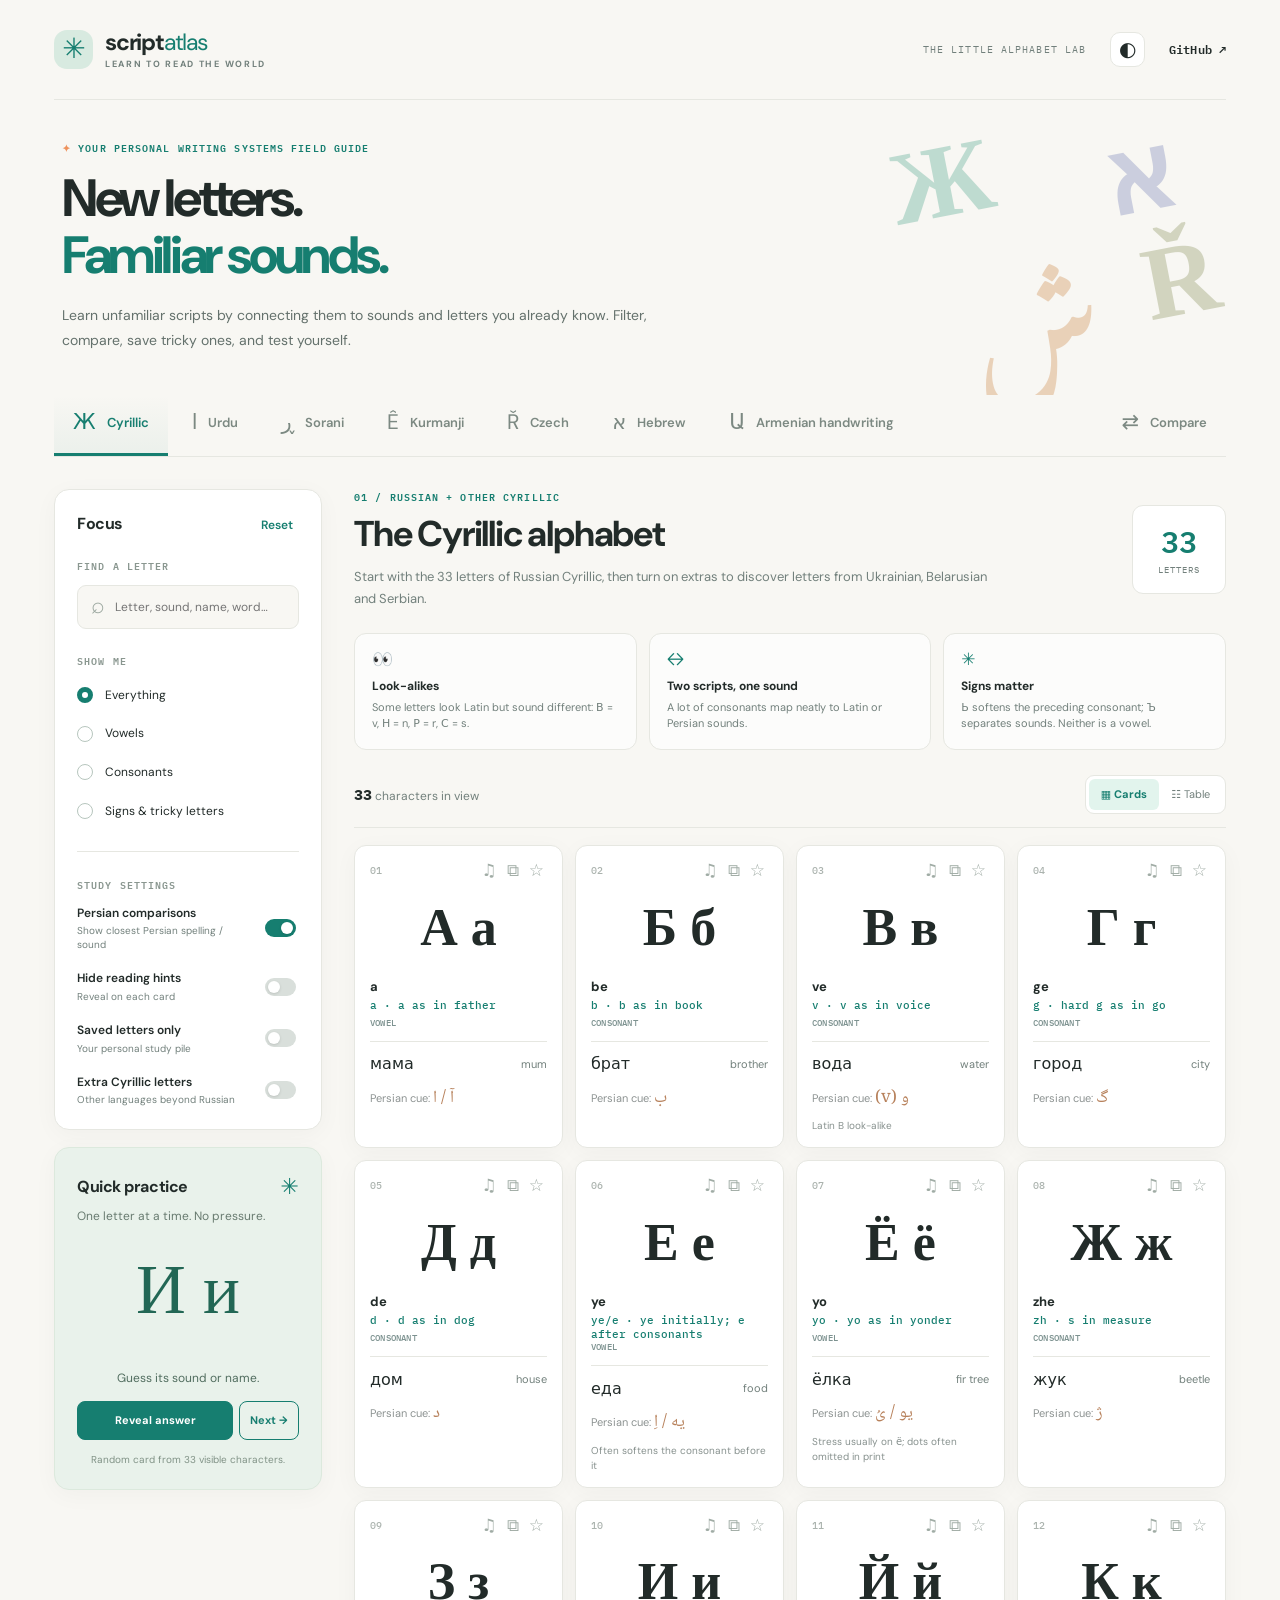
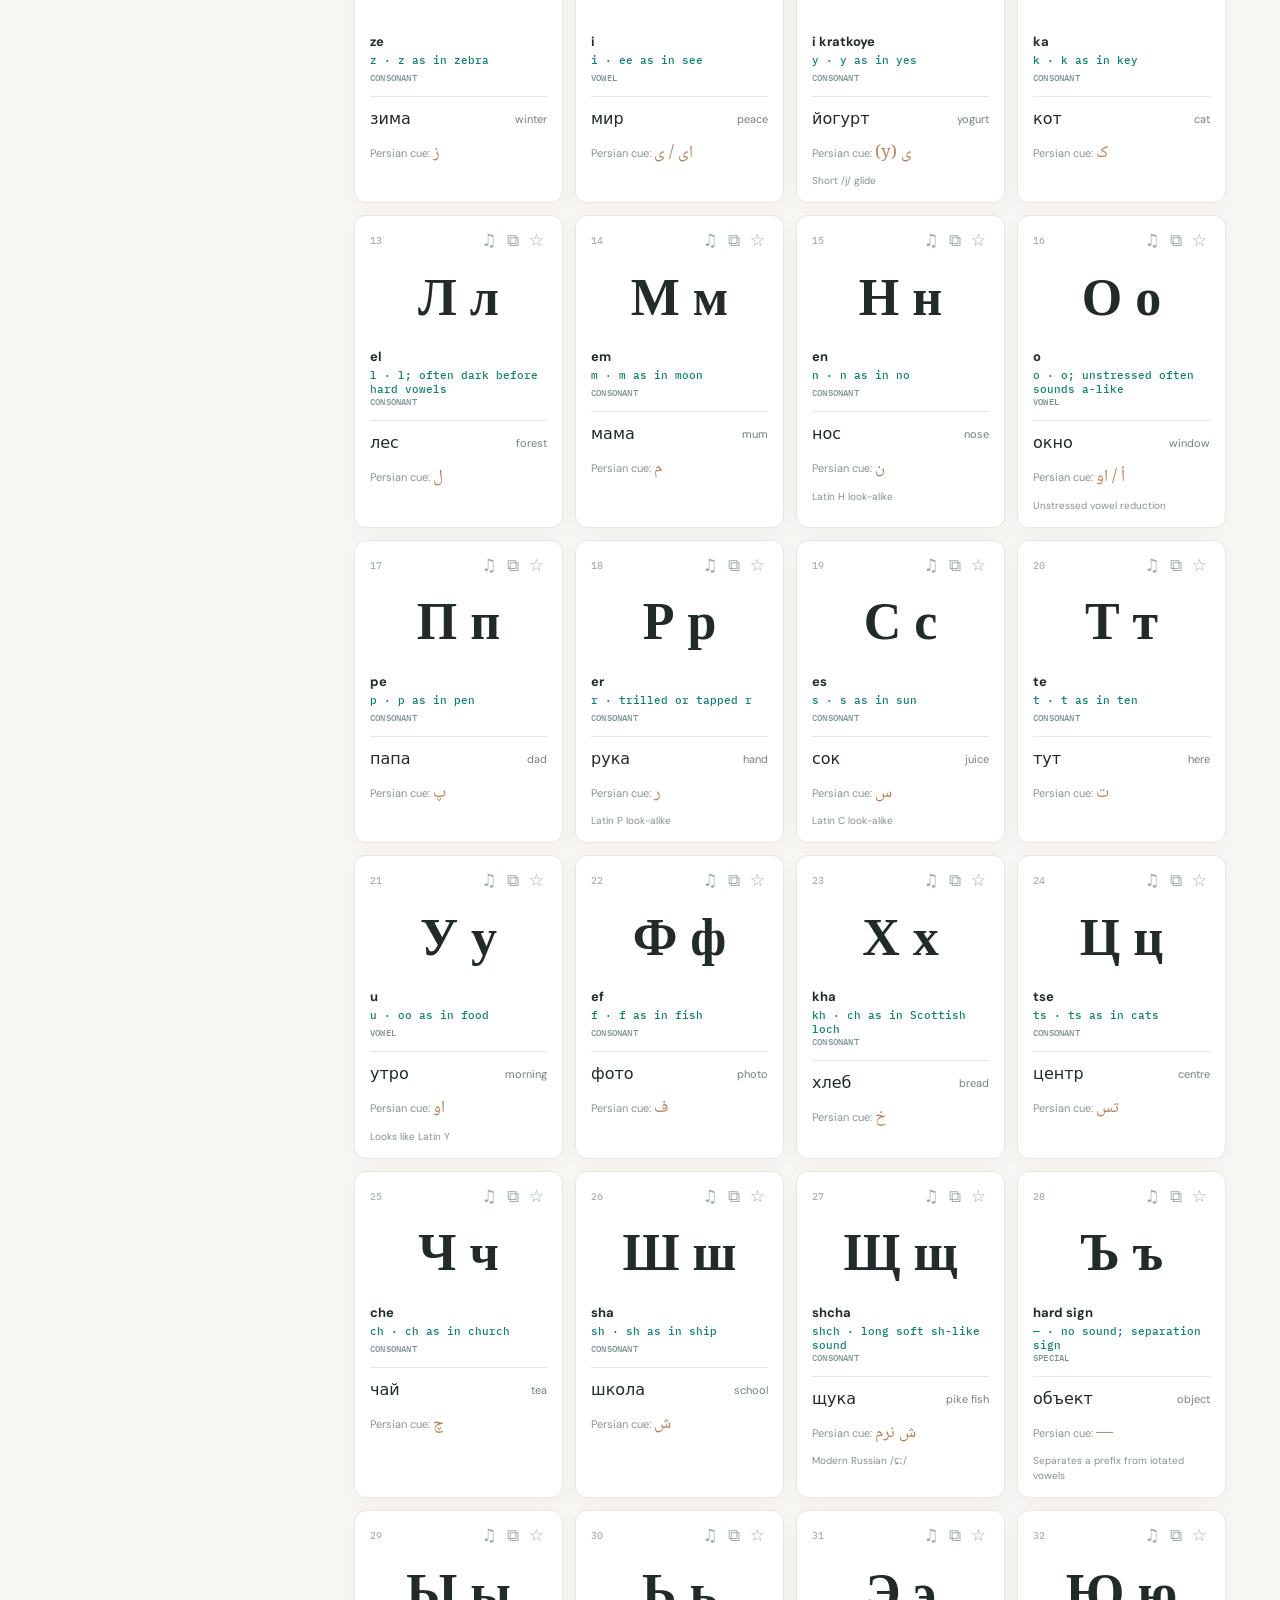
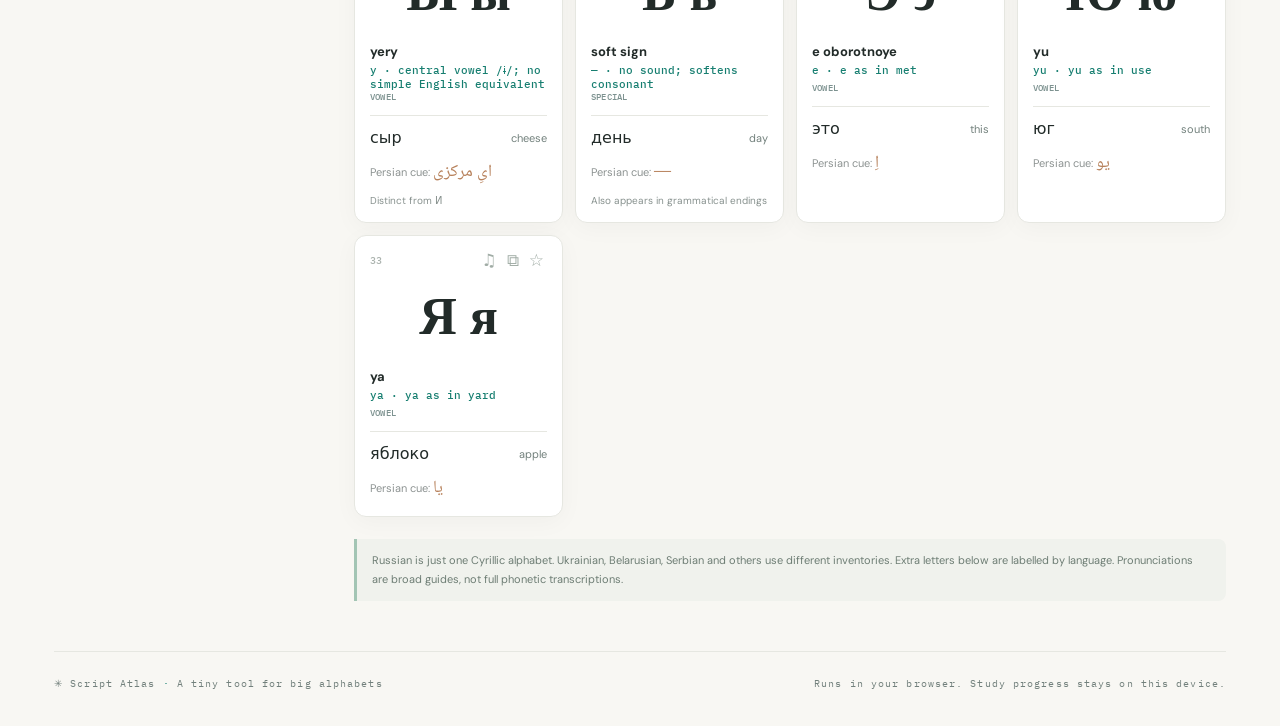
<file: index.html>
<!doctype html>
<html lang="en">
<head>
  <meta charset="utf-8">
  <meta name="viewport" content="width=device-width, initial-scale=1">
  <meta name="theme-color" content="#f7f6f2">
  <meta name="description" content="An interactive alphabet atlas for Cyrillic, Urdu Nastaliq, Sorani, Kurmanji, Czech, Hebrew and Armenian.">
  <title>Script Atlas · Learn writing systems</title>
  <link rel="preconnect" href="https://fonts.googleapis.com">
  <link rel="preconnect" href="https://fonts.gstatic.com" crossorigin>
  <link href="https://fonts.googleapis.com/css2?family=DM+Sans:wght@400;500;600;700&family=IBM+Plex+Mono:wght@400;500;600&family=Noto+Naskh+Arabic:wght@400;600;700&family=Noto+Nastaliq+Urdu:wght@400;600;700&family=Noto+Sans+Hebrew:wght@400;500;700&display=swap" rel="stylesheet">
  <link rel="stylesheet" href="styles.css">
  <script src="data.js" defer></script>
  <script src="app.js" defer></script>
</head>
<body>
  <div class="site-shell">
    <header class="site-header">
      <a class="brand" href="#cyrillic" aria-label="Script Atlas home"><span class="brand-glyph">✳</span><span>script<span class="brand-light">atlas</span><small>learn to read the world</small></span></a>
      <div class="header-actions">
        <span class="header-meta">THE LITTLE ALPHABET LAB</span>
        <button class="icon-btn" type="button" id="themeToggle" aria-label="Toggle dark mode" title="Toggle dark mode">◐</button>
        <a class="github-link" href="https://github.com/aeirya/learn-writing-systems" target="_blank" rel="noopener">GitHub <span aria-hidden="true">↗</span></a>
      </div>
    </header>

    <main>
      <section class="intro">
        <div>
          <p class="kicker"><span class="spark">✦</span> YOUR PERSONAL WRITING SYSTEMS FIELD GUIDE</p>
          <h1>New letters.<br><em>Familiar sounds.</em></h1>
          <p class="intro-copy">Learn unfamiliar scripts by connecting them to sounds and letters you already know. Filter, compare, save tricky ones, and test yourself.</p>
        </div>
        <div class="intro-decor" aria-hidden="true"><span>Ж</span><span>ش</span><span>א</span><span>Ř</span></div>
      </section>

      <nav class="script-nav" aria-label="Choose writing system" id="scriptTabs">
        <button type="button" class="script-tab" data-script="cyrillic">Ж <span>Cyrillic</span></button>
        <button type="button" class="script-tab" data-script="urdu">ا <span>Urdu</span></button>
        <button type="button" class="script-tab" data-script="sorani">ڕ <span>Sorani</span></button>
        <button type="button" class="script-tab" data-script="kurmanji">Ê <span>Kurmanji</span></button>
        <button type="button" class="script-tab" data-script="czech">Ř <span>Czech</span></button>
        <button type="button" class="script-tab" data-script="hebrew">א <span>Hebrew</span></button>
        <a class="script-tab" href="armenian/" style="text-decoration:none">Ա <span>Armenian handwriting</span></a>
        <button type="button" class="script-tab compare-tab" data-script="compare">⇄ <span>Compare</span></button>
      </nav>

      <section id="singleView" class="workspace">
        <aside class="sidebar">
          <section class="panel">
            <div class="panel-head"><h2>Focus</h2><button type="button" class="quiet-btn" id="resetBtn">Reset</button></div>
            <label class="search-label" for="searchInput">FIND A LETTER</label>
            <div class="search-wrap"><span aria-hidden="true">⌕</span><input type="search" id="searchInput" placeholder="Letter, sound, name, word…" autocomplete="off"></div>
            <p class="section-label">SHOW ME</p>
            <div class="filter-list" id="filterList">
              <label><input type="radio" name="kind" value="all" checked><span>Everything</span></label>
              <label><input type="radio" name="kind" value="vowel"><span>Vowels</span></label>
              <label><input type="radio" name="kind" value="consonant"><span>Consonants</span></label>
              <label><input type="radio" name="kind" value="special"><span>Signs &amp; tricky letters</span></label>
            </div>
            <div class="divider"></div>
            <p class="section-label">STUDY SETTINGS</p>
            <label class="setting"><span>Persian comparisons<small>Show closest Persian spelling / sound</small></span><input type="checkbox" id="persianToggle" checked></label>
            <label class="setting"><span>Hide reading hints<small>Reveal on each card</small></span><input type="checkbox" id="hintsToggle"></label>
            <label class="setting"><span>Saved letters only<small>Your personal study pile</small></span><input type="checkbox" id="savedToggle"></label>
            <label class="setting" id="formsSetting"><span>Joining forms<small>Start, middle and end shapes</small></span><input type="checkbox" id="formsToggle"></label>
            <label class="setting" id="extrasSetting"><span>Extra Cyrillic letters<small>Other languages beyond Russian</small></span><input type="checkbox" id="extrasToggle"></label>
          </section>
          <section class="panel practice-panel">
            <div class="panel-head"><h2>Quick practice</h2><span class="mini-star">✳</span></div>
            <p class="practice-lead">One letter at a time. No pressure.</p>
            <div class="practice-char" id="practiceChar" aria-live="polite">Ж</div>
            <div class="practice-answer" id="practiceAnswer" aria-live="polite">Guess its sound or name.</div>
            <div class="practice-actions">
              <button type="button" class="primary-btn" id="revealBtn">Reveal answer</button>
              <button type="button" class="secondary-btn" id="nextBtn">Next →</button>
            </div>
            <p class="tiny-note" id="practiceStatus">Drawn from the current selection.</p>
          </section>
        </aside>

        <section class="content">
          <div class="script-heading">
            <div><p class="kicker" id="scriptEyebrow">01 / RUSSIAN CYRILLIC</p><h2 id="scriptTitle">The Cyrillic alphabet</h2><p class="script-desc" id="scriptDesc"></p></div>
            <div class="stat-box"><strong id="letterCount">33</strong><span>LETTERS</span></div>
          </div>
          <div class="insight-strip" id="scriptInsights"></div>
          <div class="toolbar">
            <div class="count-text"><strong id="visibleCount">33</strong> characters in view <span id="savedCount"></span></div>
            <div class="view-switch" role="group" aria-label="Display mode"><button id="cardsBtn" type="button" aria-pressed="true">▦ Cards</button><button id="tableBtn" type="button" aria-pressed="false">☷ Table</button></div>
          </div>
          <div id="cardsArea" class="letter-grid"></div>
          <div id="tableArea" class="table-scroll" hidden></div>
          <div id="emptyState" class="empty-state" hidden>Nothing matches these filters. Try resetting the view.</div>
          <div class="reading-note" id="readingNote"></div>
        </section>
      </section>

      <section id="compareView" class="compare-view" hidden>
        <div class="script-heading"><div><p class="kicker">THE BIG PICTURE</p><h2>One sound, six scripts.</h2><p class="script-desc">Approximate correspondences, not exact transliterations. Choose a sound to compare across languages.</p></div><div class="stat-box compare-stat"><strong>6</strong><span>SYSTEMS</span></div></div>
        <div id="soundPills" class="sound-pills" aria-label="Choose comparison sound"></div>
        <div id="compareGrid" class="compare-grid"></div>
        <p class="reading-note">A dash means that the system has no simple single-letter equivalent in the chart. Similar letters can differ phonetically across languages. Hebrew normally omits short-vowel marks; Sorani usually writes vowels, except short /i/.</p>
      </section>
    </main>
    <footer class="footer"><span>✳ Script Atlas <span class="footer-sep">·</span> A tiny tool for big alphabets</span><span>Runs in your browser. Study progress stays on this device.</span></footer>
  </div>
  <div id="toast" class="toast" role="status" aria-live="polite"></div>
</body>
</html>
</file>
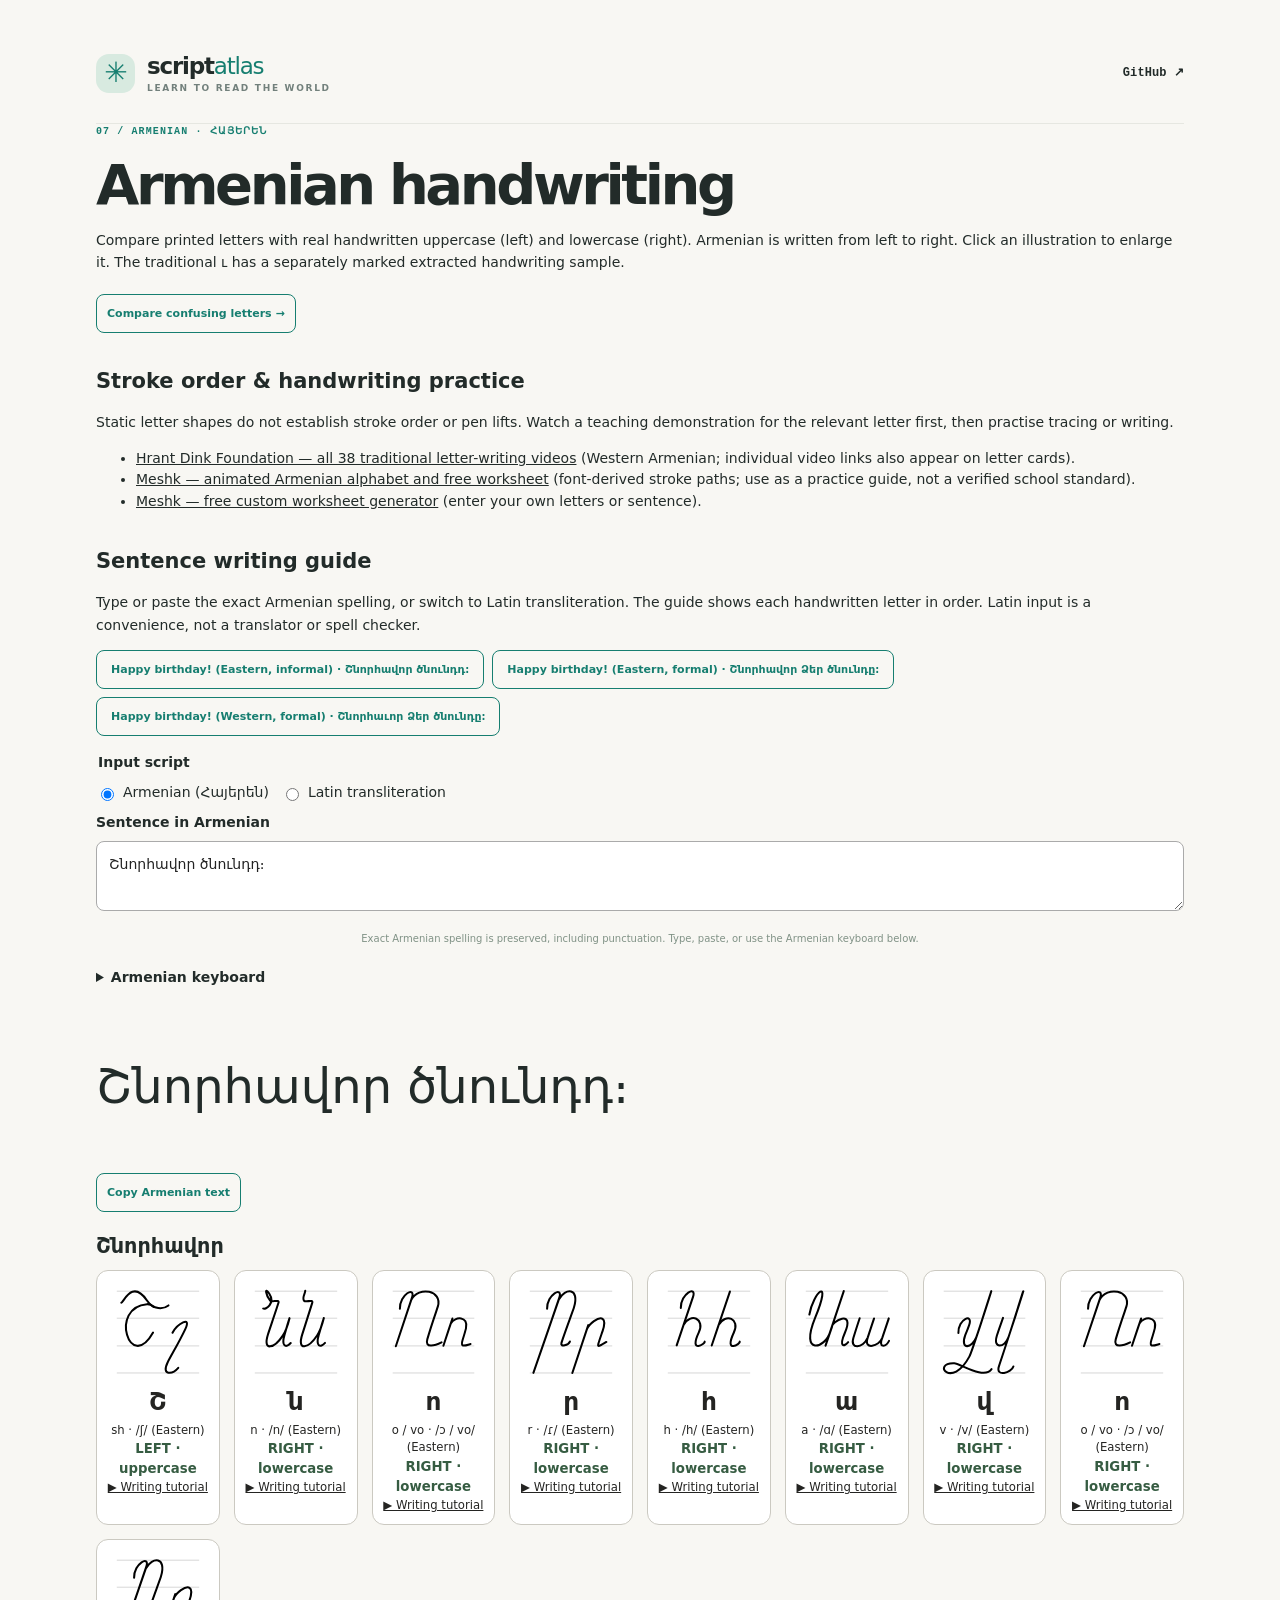
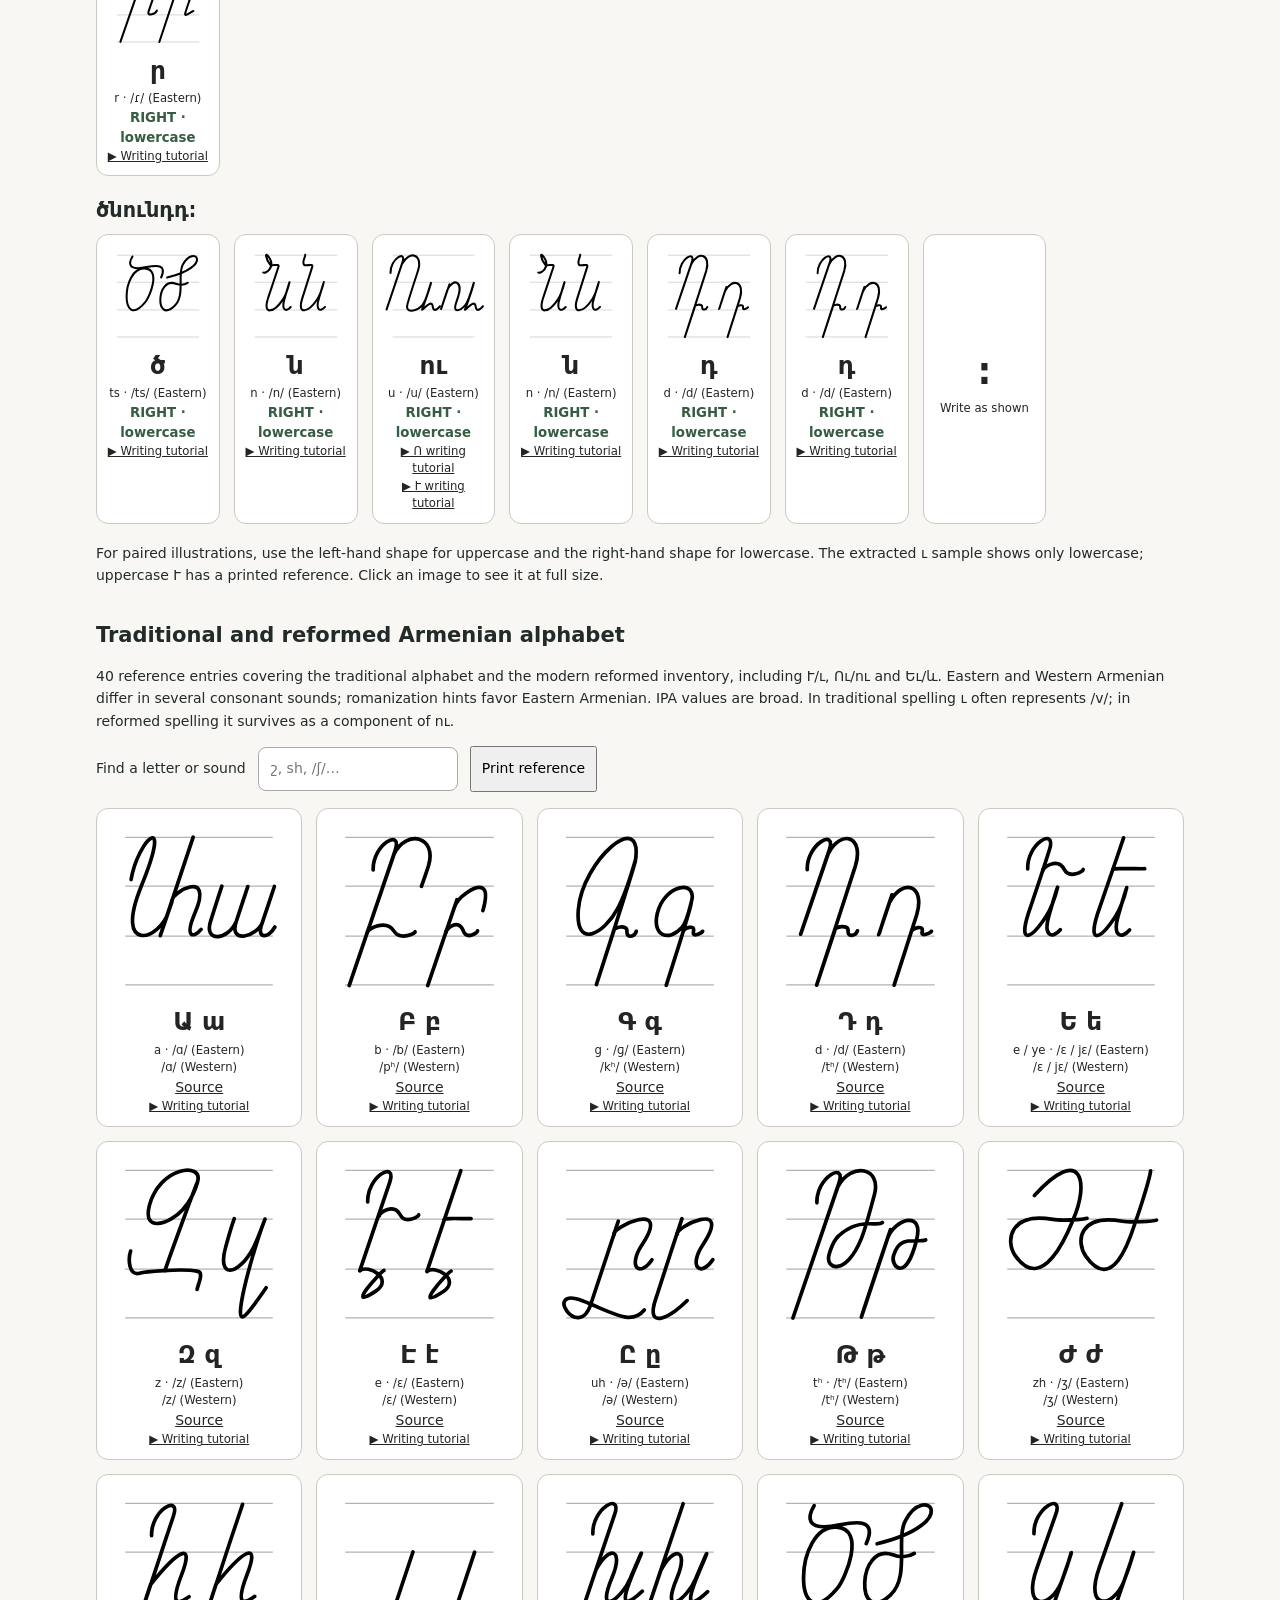
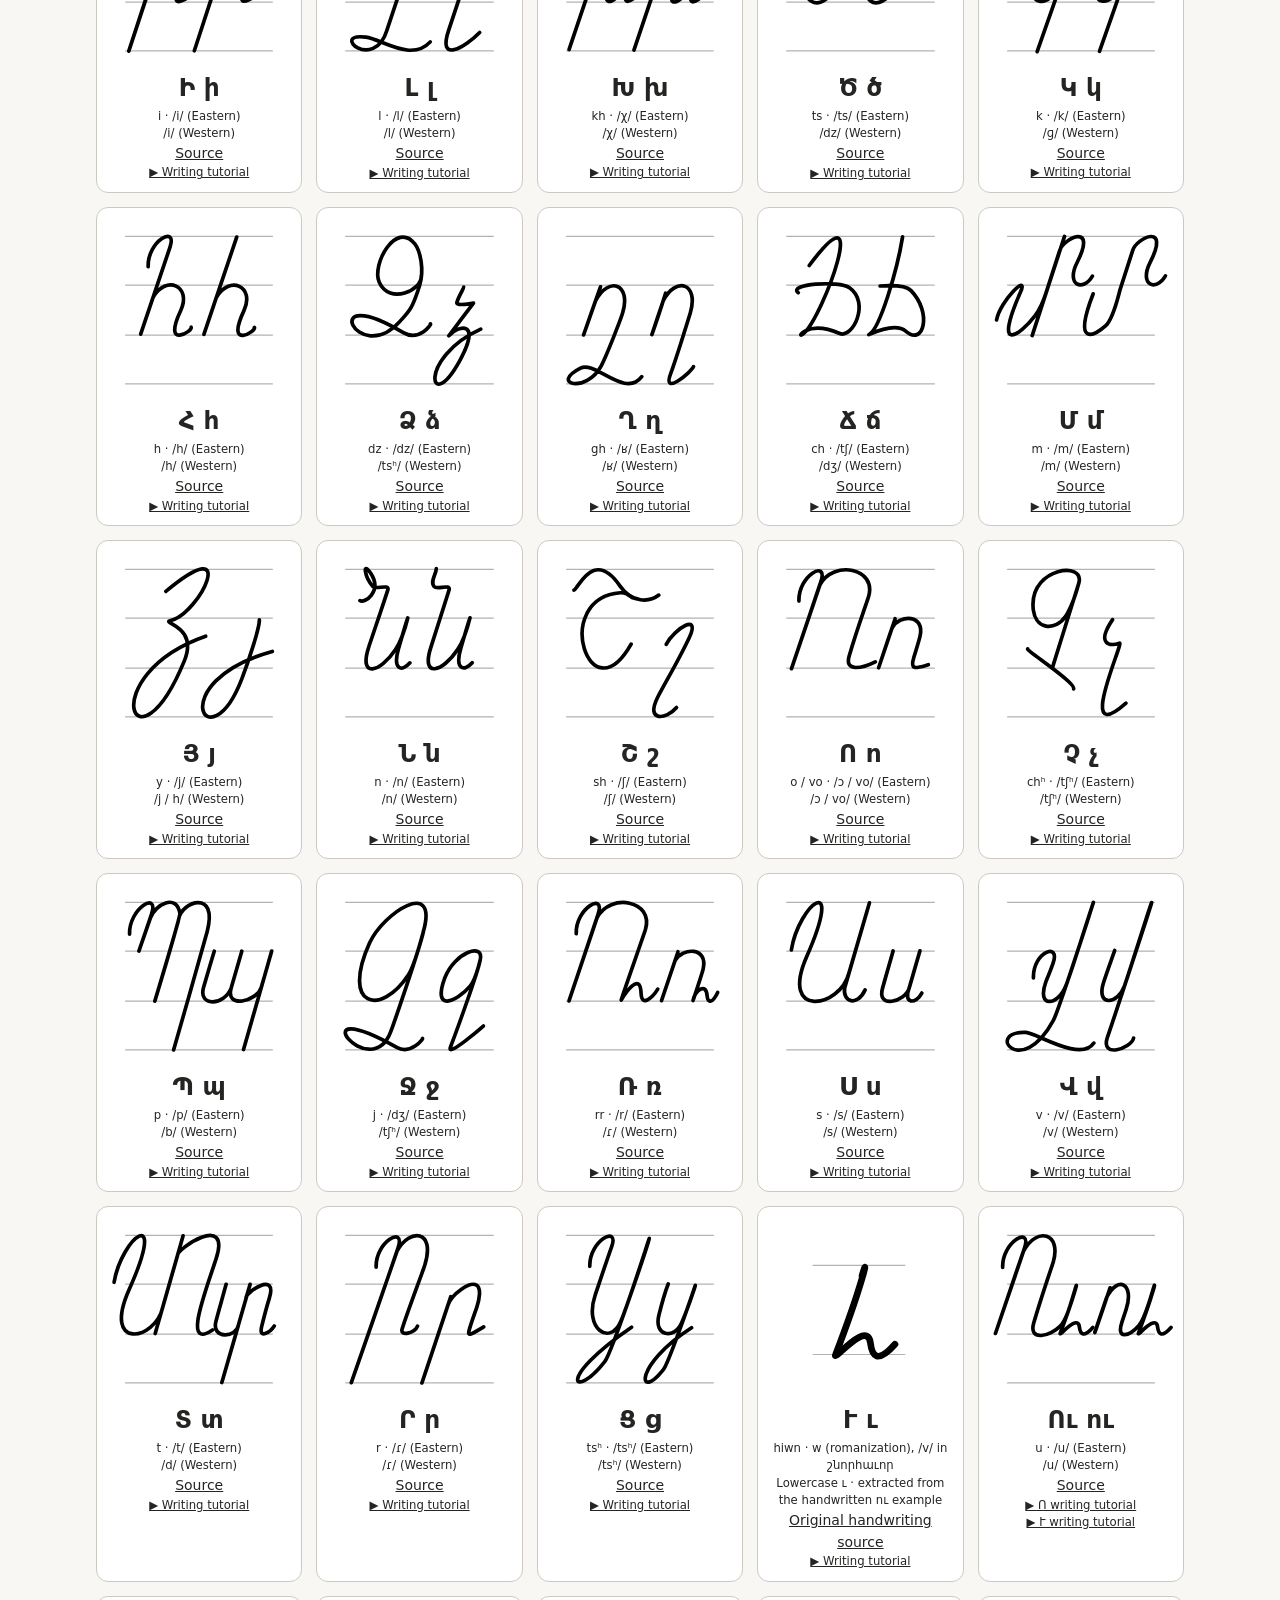
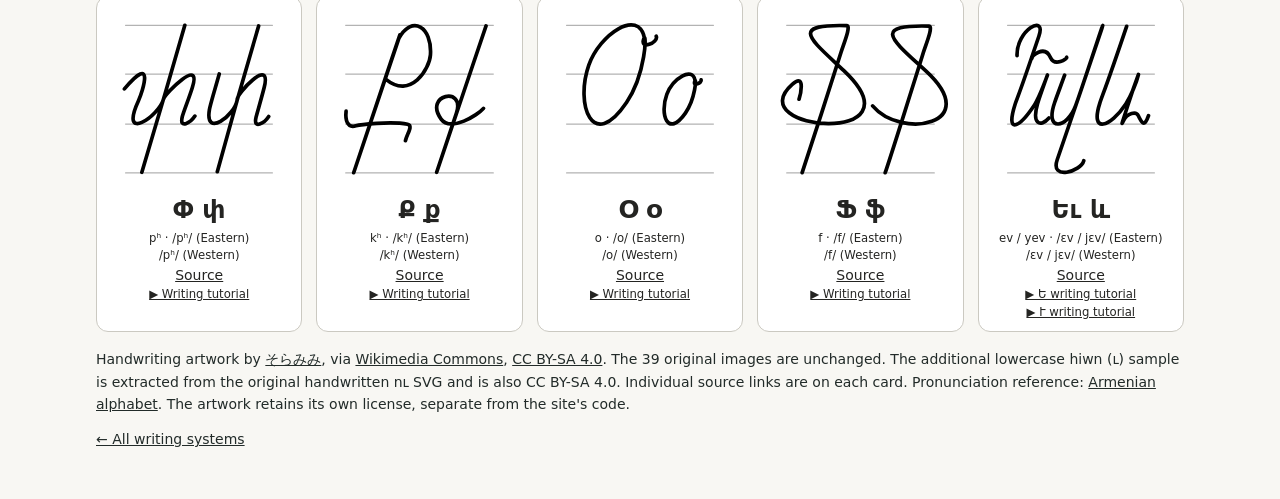
<file: armenian/index.html>
<!doctype html>
<html lang="en">
<head>
<meta charset="utf-8">
<meta name="viewport" content="width=device-width, initial-scale=1">
<title>Armenian handwriting · Script Atlas</title>
<link rel="stylesheet" href="../styles.css">
<style>
  .armenian-page { max-width: 1120px; margin: auto; padding: 24px 16px 48px; }
  .armenian-page h1 { font-size: clamp(2rem,5vw,3.5rem); margin: 12px 0; }
  .armenian-page h2 { margin: 32px 0 10px; }
  .armenian-page p { line-height: 1.6; }
  .hand-grid { display:grid; grid-template-columns:repeat(auto-fit,minmax(175px,1fr)); gap:14px; margin:16px 0; }
  .phrase-grid { grid-template-columns:repeat(auto-fill,minmax(120px,1fr)); }
  .hand-card { border:1px solid #cbc9c1; border-radius:12px; padding:10px; background:#fff; color:#242422; text-align:center; min-width:0; }
  .hand-card img { display:block; width:100%; height:auto; aspect-ratio:1; background:white; }
  .hand-card strong { font-size:1.55rem; display:block; }
  .hand-card small { display:block; line-height:1.5; }
  .hand-card a { color:#242422; }
  .case-label { font-weight:700; font-size:.83rem; color:#365c42; }
  .phrase { font-size:clamp(1.7rem,5vw,3rem); line-height:1.5; }
  .hand-controls { display:flex; flex-wrap:wrap; gap:12px; align-items:center; }
  .hand-controls input { padding:10px 12px; border:1px solid #aaa; border-radius:8px; color:#222; background:white; min-width:0; }
  .hand-controls button { padding:10px; cursor:pointer; }
  .input-mode { display:flex; flex-wrap:wrap; gap:12px; border:0; padding:0; margin:0; }
  .input-mode legend { font-weight:600; margin-bottom:8px; }
  .input-mode label { display:flex; align-items:center; gap:6px; cursor:pointer; }
  .armenian-keys { display:grid; grid-template-columns:repeat(auto-fill,minmax(44px,1fr)); gap:6px; margin:10px 0; }
  .armenian-keys button { min-height:44px; font-size:1.2rem; padding:4px; cursor:pointer; }
  .armenian-keys .key-wide { grid-column:span 2; font-size:.9rem; }
  .keyboard-controls { margin-top:10px; }
  .guide-input .input-mode input, .keyboard-controls input { width:auto; padding:0; }
  .hiwn-printed { display:grid; place-items:center; aspect-ratio:1; font-size:4rem; }
  .hand-card img.hiwn-image { object-fit:contain; }
  .guide-presets { display:flex; flex-wrap:wrap; gap:8px; margin:14px 0; }
  .guide-presets button { padding:10px 14px; border-radius:8px; cursor:pointer; }
  .guide-input { display:grid; gap:8px; margin:16px 0; }
  .guide-input textarea { width:100%; box-sizing:border-box; padding:12px; border:1px solid #aaa; border-radius:8px; background:#fff; color:#222; font:inherit; resize:vertical; }
  .roman-help { margin:12px 0; }
  .roman-help summary { cursor:pointer; font-weight:600; }
  .roman-key { display:flex; flex-wrap:wrap; gap:6px; }
  .roman-key span { border:1px solid #aaa; border-radius:5px; padding:4px 7px; font-size:.9rem; }
  .guide-word { margin:18px 0; }
  .guide-word h3 { font-size:1.3rem; margin:0 0 8px; }
  .guide-word .hand-grid { margin:0; }
  .symbol-card { display:flex; flex-direction:column; align-items:center; justify-content:center; min-height:95px; }
  .symbol-card strong { font-size:2.4rem; }
  #sentence-warning { color:#98511a; font-weight:600; }
  #sentence-preview { overflow-wrap:anywhere; }
  @media print { .guide-presets, .guide-input, .roman-help {display:none!important} }
  @media(max-width:420px){.hand-grid{grid-template-columns:repeat(2,minmax(0,1fr));gap:8px}.hand-card{padding:6px}}
  @media print { .hand-controls, .site-header, .back-link {display:none!important} .hand-card {break-inside:avoid} .hand-grid {grid-template-columns:repeat(5,1fr)} }
</style>
<script src="tutorials.js" defer></script>
<script src="handwriting.js" defer></script>
</head>
<body>
<div class="armenian-page">
<header class="site-header"><a class="brand" href="../"><span class="brand-glyph">✳</span><span>script<span class="brand-light">atlas</span><small>learn to read the world</small></span></a><a class="github-link" href="https://github.com/aeirya/learn-writing-systems">GitHub ↗</a></header>
<main>
<p class="kicker">07 / ARMENIAN · ՀԱՅԵՐԵՆ</p>
<h1>Armenian handwriting</h1>
<p>Compare printed letters with real handwritten uppercase (left) and lowercase (right). Armenian is written from left to right. Click an illustration to enlarge it. The traditional ւ has a separately marked extracted handwriting sample.</p>
<nav aria-label="Armenian study pages" style="margin:20px 0"><a class="secondary-btn" href="confusing-letters/" style="display:inline-block;text-decoration:none">Compare confusing letters →</a></nav>
<section aria-labelledby="handwriting-resources" style="margin:20px 0 30px">
<h2 id="handwriting-resources">Stroke order &amp; handwriting practice</h2>
<p>Static letter shapes do not establish stroke order or pen lifts. Watch a teaching demonstration for the relevant letter first, then practise tracing or writing.</p>
<ul>
<li><a href="https://hrantdink.org/en/bolis/activities/projects/western-armenian-program/2669-ayppenaraneng" target="_blank" rel="noopener">Hrant Dink Foundation — all 38 traditional letter-writing videos</a> (Western Armenian; individual video links also appear on letter cards).</li>
<li><a href="https://trymeshk.com/writing-systems/armenian" target="_blank" rel="noopener">Meshk — animated Armenian alphabet and free worksheet</a> (font-derived stroke paths; use as a practice guide, not a verified school standard).</li>
<li><a href="https://trymeshk.com/handwriting-worksheet-generator" target="_blank" rel="noopener">Meshk — free custom worksheet generator</a> (enter your own letters or sentence).</li>
</ul>
</section>
<section aria-labelledby="writing-guide">
<h2 id="writing-guide">Sentence writing guide</h2>
<p>Type or paste the exact Armenian spelling, or switch to Latin transliteration. The guide shows each handwritten letter in order. Latin input is a convenience, not a translator or spell checker.</p>
<div class="guide-presets" id="presets" aria-label="Example sentences"></div>
<div class="guide-input">
<fieldset class="input-mode">
<legend>Input script</legend>
<label><input type="radio" name="input-mode" value="armenian" checked> Armenian (Հայերեն)</label>
<label><input type="radio" name="input-mode" value="latin"> Latin transliteration</label>
</fieldset>
<label for="sentence"><strong id="sentence-label">Sentence in Armenian</strong></label>
<textarea id="sentence" lang="hy" rows="2" maxlength="240" spellcheck="false" autocomplete="off" placeholder="Շնորհավոր ծնունդդ։"></textarea>
<p id="input-help" class="tiny-note">Armenian mode preserves exactly what you type, including punctuation. Use the keyboard below if you don't have an Armenian keyboard installed.</p>
<details id="armenian-keyboard" class="roman-help">
<summary>Armenian keyboard</summary>
<div class="hand-controls keyboard-controls"><label><input type="checkbox" id="keyboard-uppercase"> Uppercase</label><button type="button" class="secondary-btn" id="keyboard-backspace">⌫ Backspace</button></div>
<div class="armenian-keys" id="armenian-keys" aria-label="Armenian alphabet keyboard"></div>
</details>
</div>
<details id="roman-help" class="roman-help" hidden>
<summary>Transliteration key &amp; spelling tips</summary>
<p>These are Eastern Armenian letter-by-letter conventions, not automatic phonetic spelling. Capitalize a Latin letter or digraph to get its uppercase Armenian form. At the start of a word, <code>ye</code> and <code>vo</code> give ե and ո. A period becomes the Armenian full stop (։).</p>
<div id="roman-key" class="roman-key"></div>
<p>Use <code>ch'</code>, <code>ts'</code>, <code>t'</code>, <code>p'</code>, <code>k'</code> for aspirated consonants. <code>uh</code> (or ë) writes ը; <code>eh</code> writes է; <code>oh</code> writes օ; <code>ew</code> writes և. <code>u</code> writes the two-character vowel ու; <code>w</code> writes traditional ւ. For ambiguous spellings, type or paste the exact Armenian letter. Spoken vowels may be unwritten, so check unfamiliar words against a dictionary.</p>
</details>
<p class="phrase" lang="hy" id="sentence-preview" aria-live="polite"></p>
<p id="sentence-warning" role="status" hidden></p>
<div class="hand-controls"><button type="button" class="secondary-btn" id="copy-sentence">Copy Armenian text</button><span id="copy-status" role="status"></span></div>
<div id="sentence-guide"></div>
<p>For paired illustrations, use the left-hand shape for uppercase and the right-hand shape for lowercase. The extracted ւ sample shows only lowercase; uppercase Ւ has a printed reference. Click an image to see it at full size.</p>
</section>
<section aria-labelledby="alphabet">
<h2 id="alphabet">Traditional and reformed Armenian alphabet</h2>
<p>40 reference entries covering the traditional alphabet and the modern reformed inventory, including Ւ/ւ, Ու/ու and Եւ/և. Eastern and Western Armenian differ in several consonant sounds; romanization hints favor Eastern Armenian. IPA values are broad. In traditional spelling ւ often represents /v/; in reformed spelling it survives as a component of ու.</p>
<div class="hand-controls"><label for="filter">Find a letter or sound</label><input type="search" id="filter" placeholder="շ, sh, /ʃ/…"><button type="button" id="print">Print reference</button></div>
<div id="alphabet-grid" class="hand-grid"></div>
<p id="empty" hidden>No matching letters.</p>
</section>
<footer>
<p>Handwriting artwork by <a href="https://commons.wikimedia.org/wiki/User:%E3%81%9D%E3%82%89%E3%81%BF%E3%81%BF">そらみみ</a>, via <a href="https://commons.wikimedia.org/wiki/Category:Armenian_handwritten_upper-_and_lower-case_pairs_with_font_lines">Wikimedia Commons</a>, <a href="https://creativecommons.org/licenses/by-sa/4.0/">CC BY-SA 4.0</a>. The 39 original images are unchanged. The additional lowercase hiwn (ւ) sample is extracted from the original handwritten ու SVG and is also CC BY-SA 4.0. Individual source links are on each card. Pronunciation reference: <a href="https://en.wikipedia.org/wiki/Armenian_alphabet#Alphabet">Armenian alphabet</a>. The artwork retains its own license, separate from the site's code.</p>
<a class="back-link" href="../">← All writing systems</a>
</footer>
</main></div>
</body>
</html>
</file>
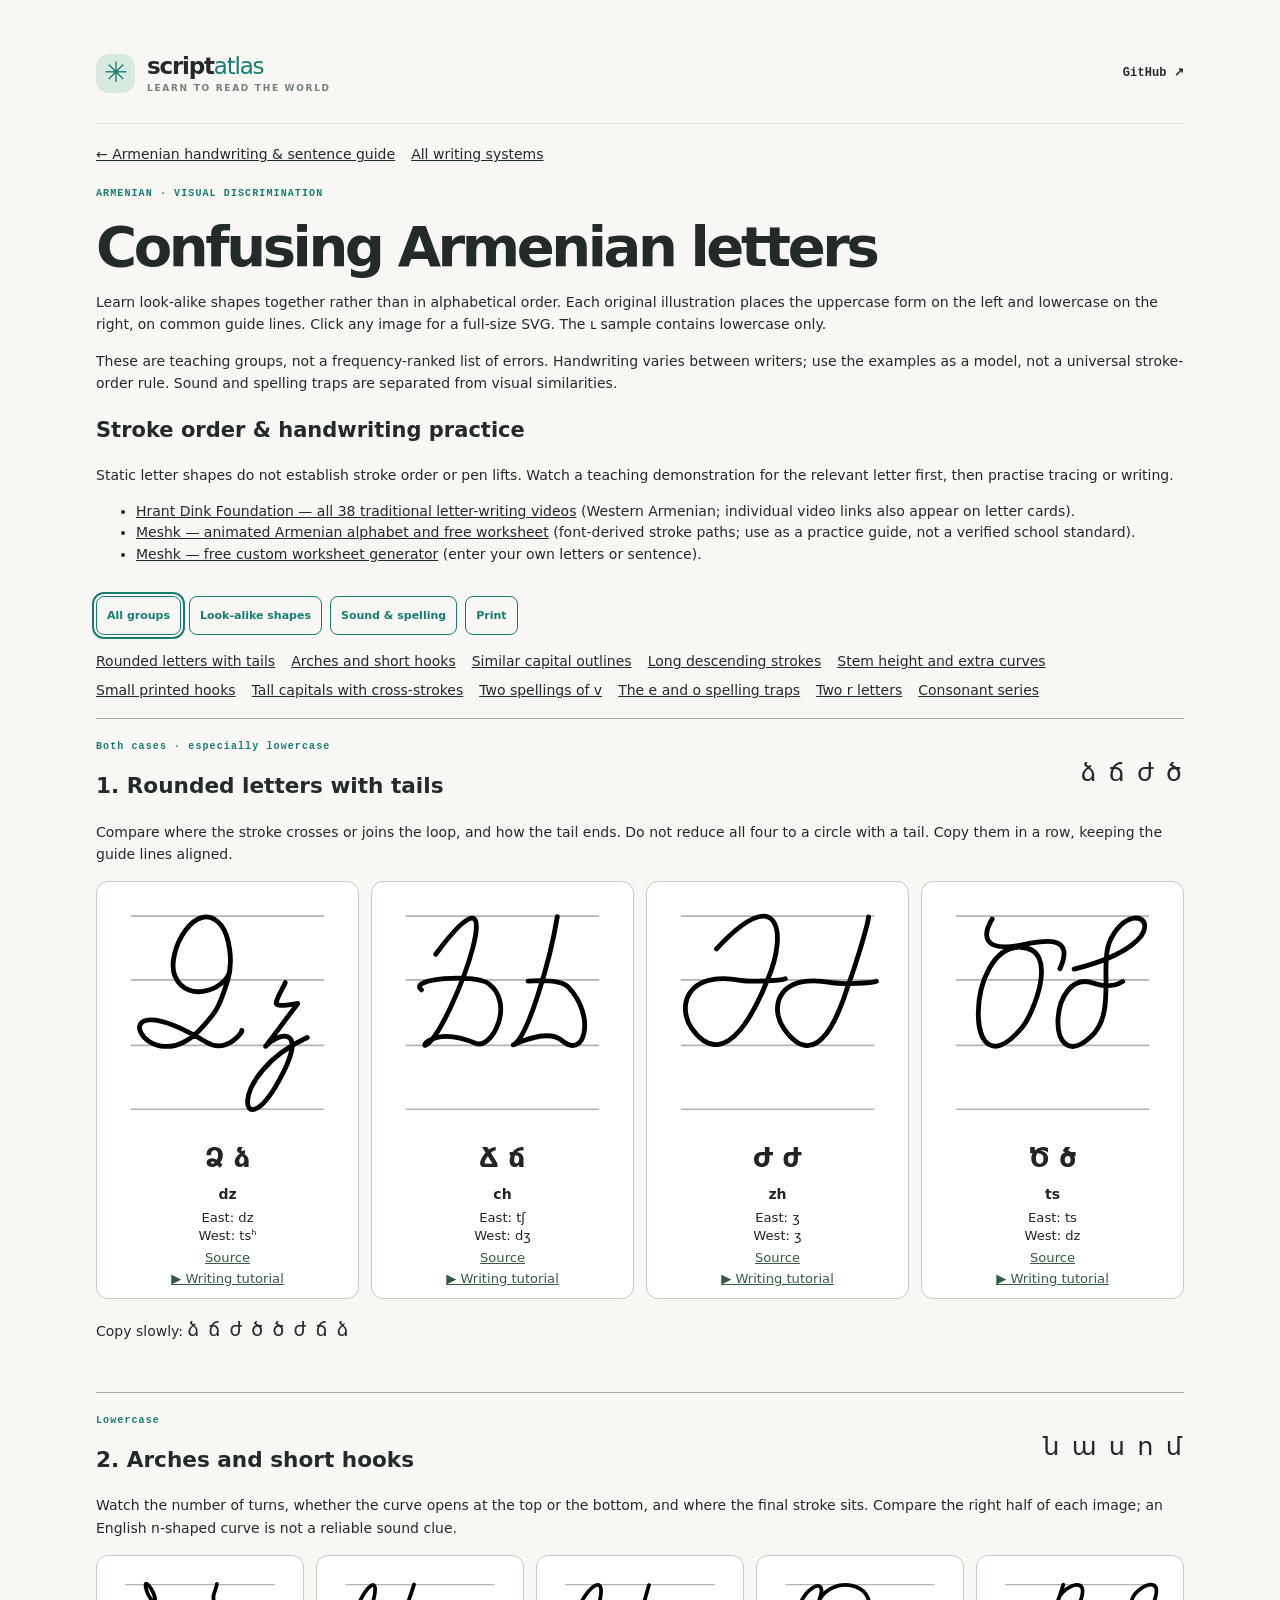
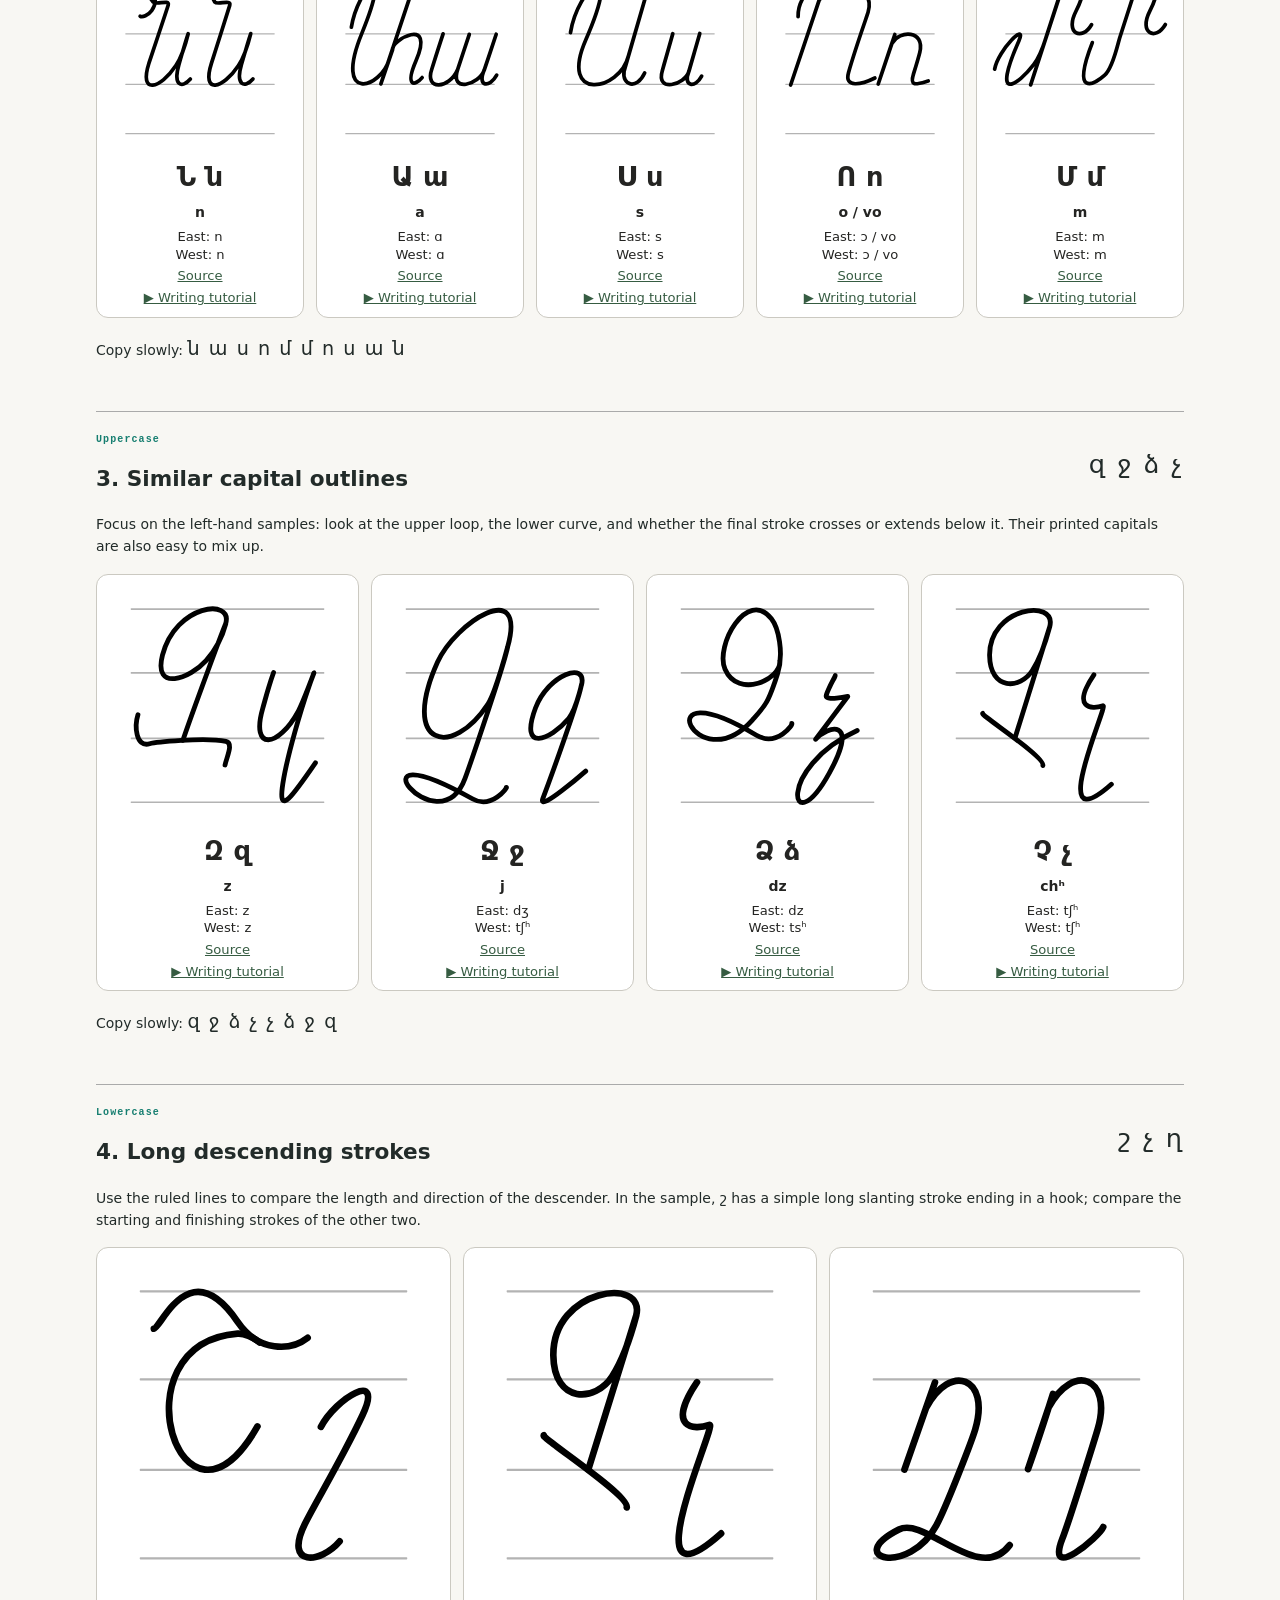
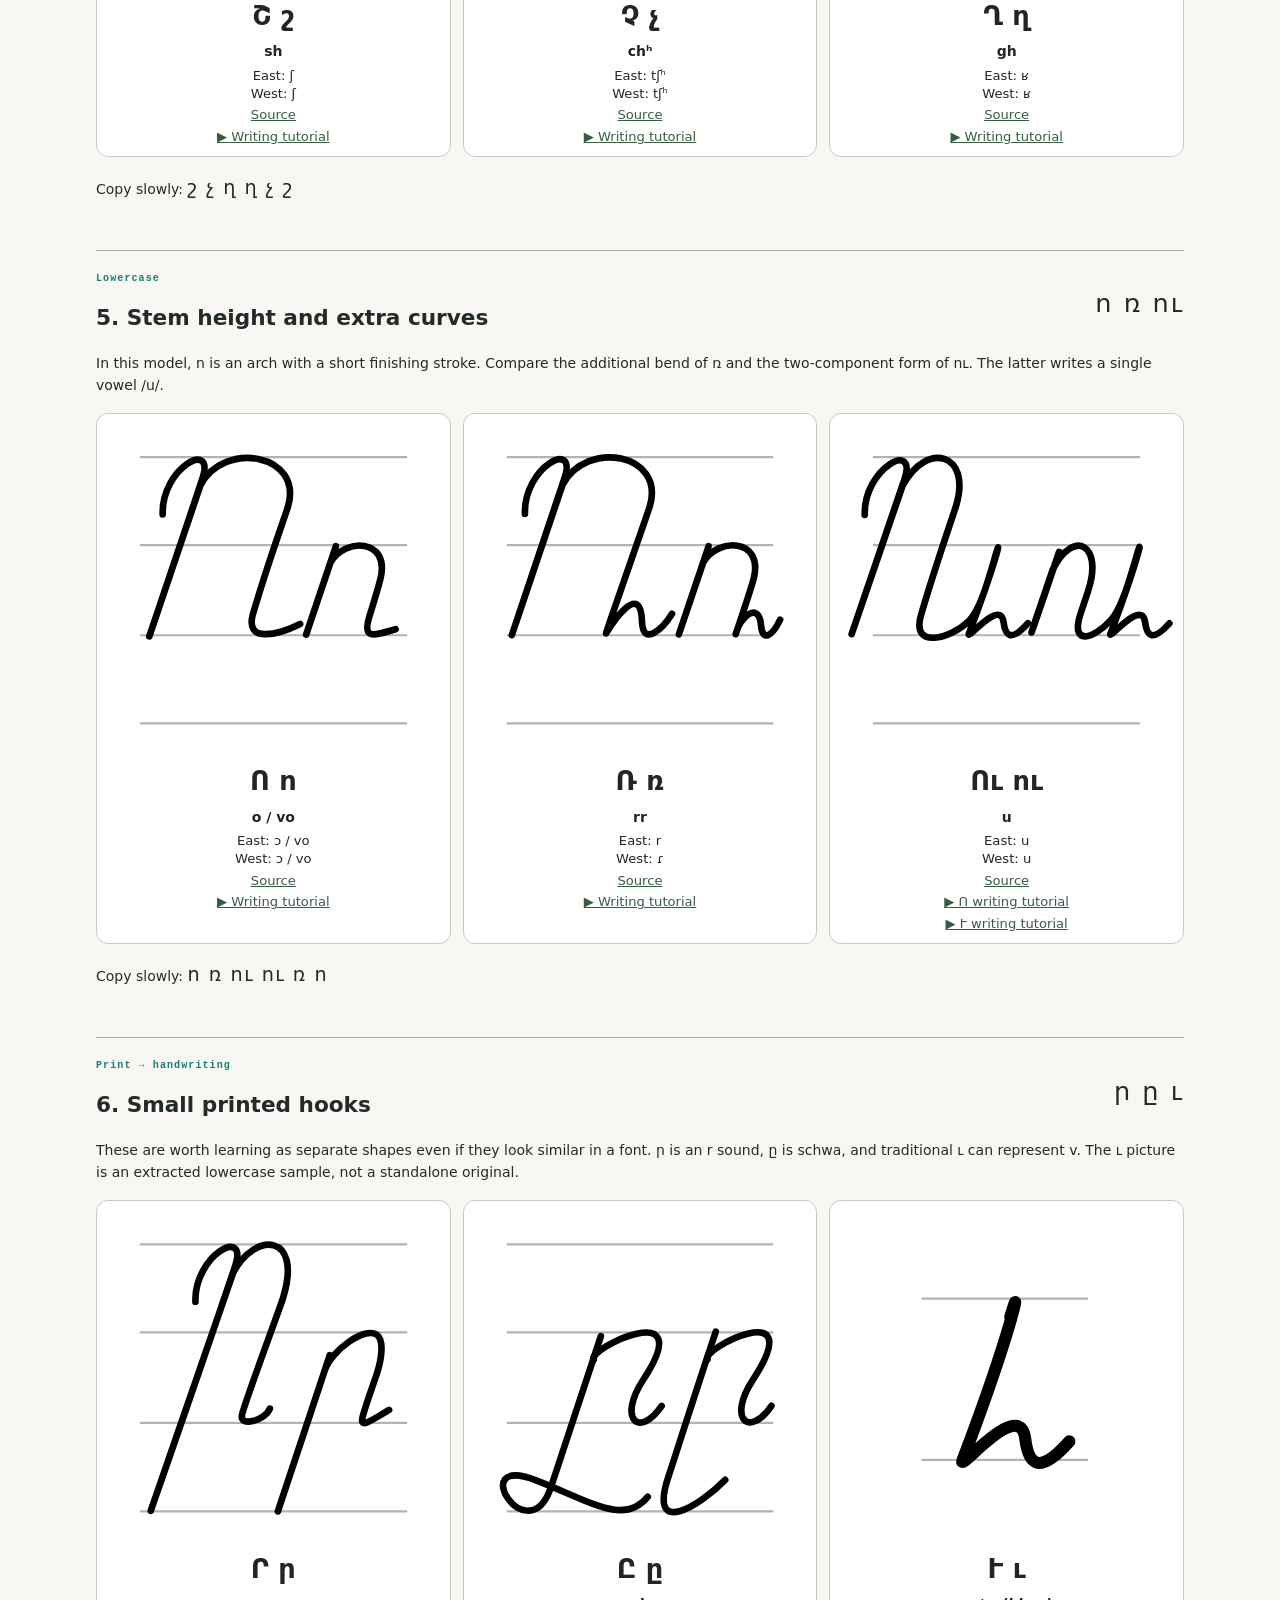
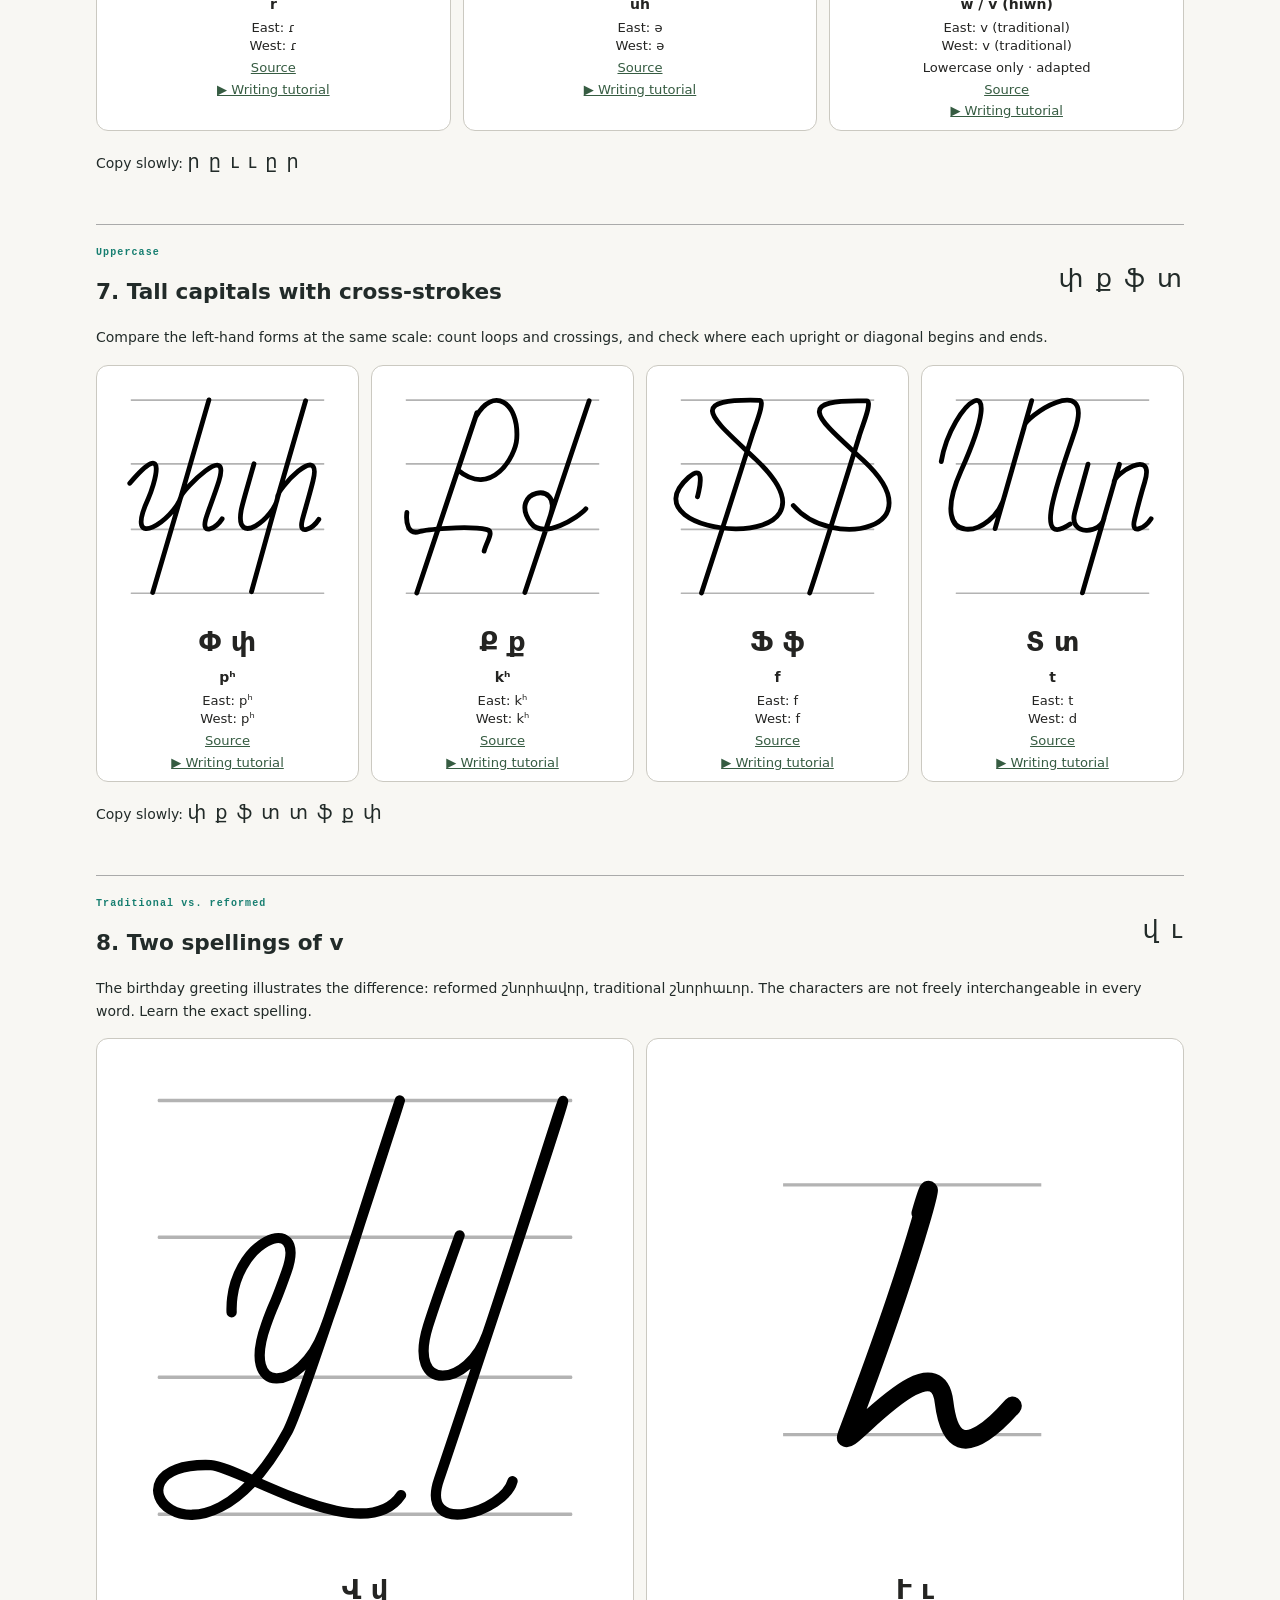
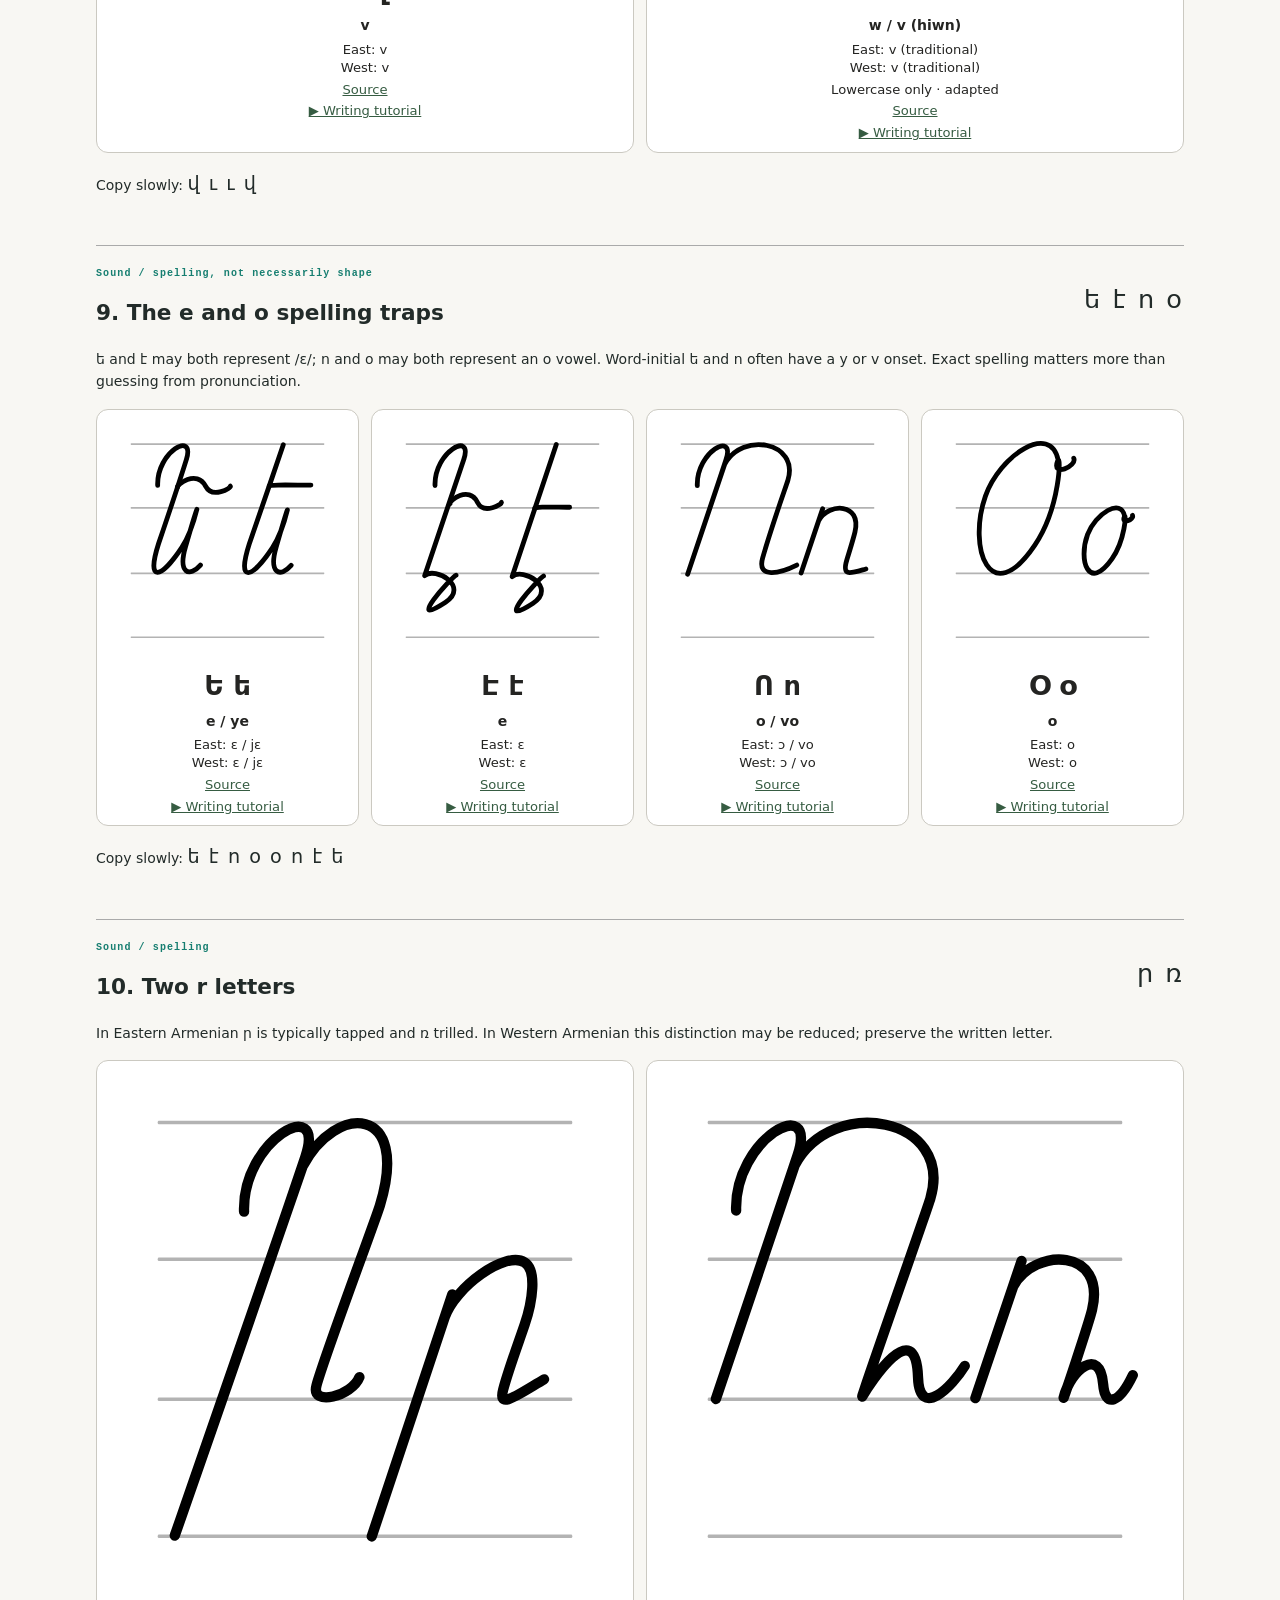
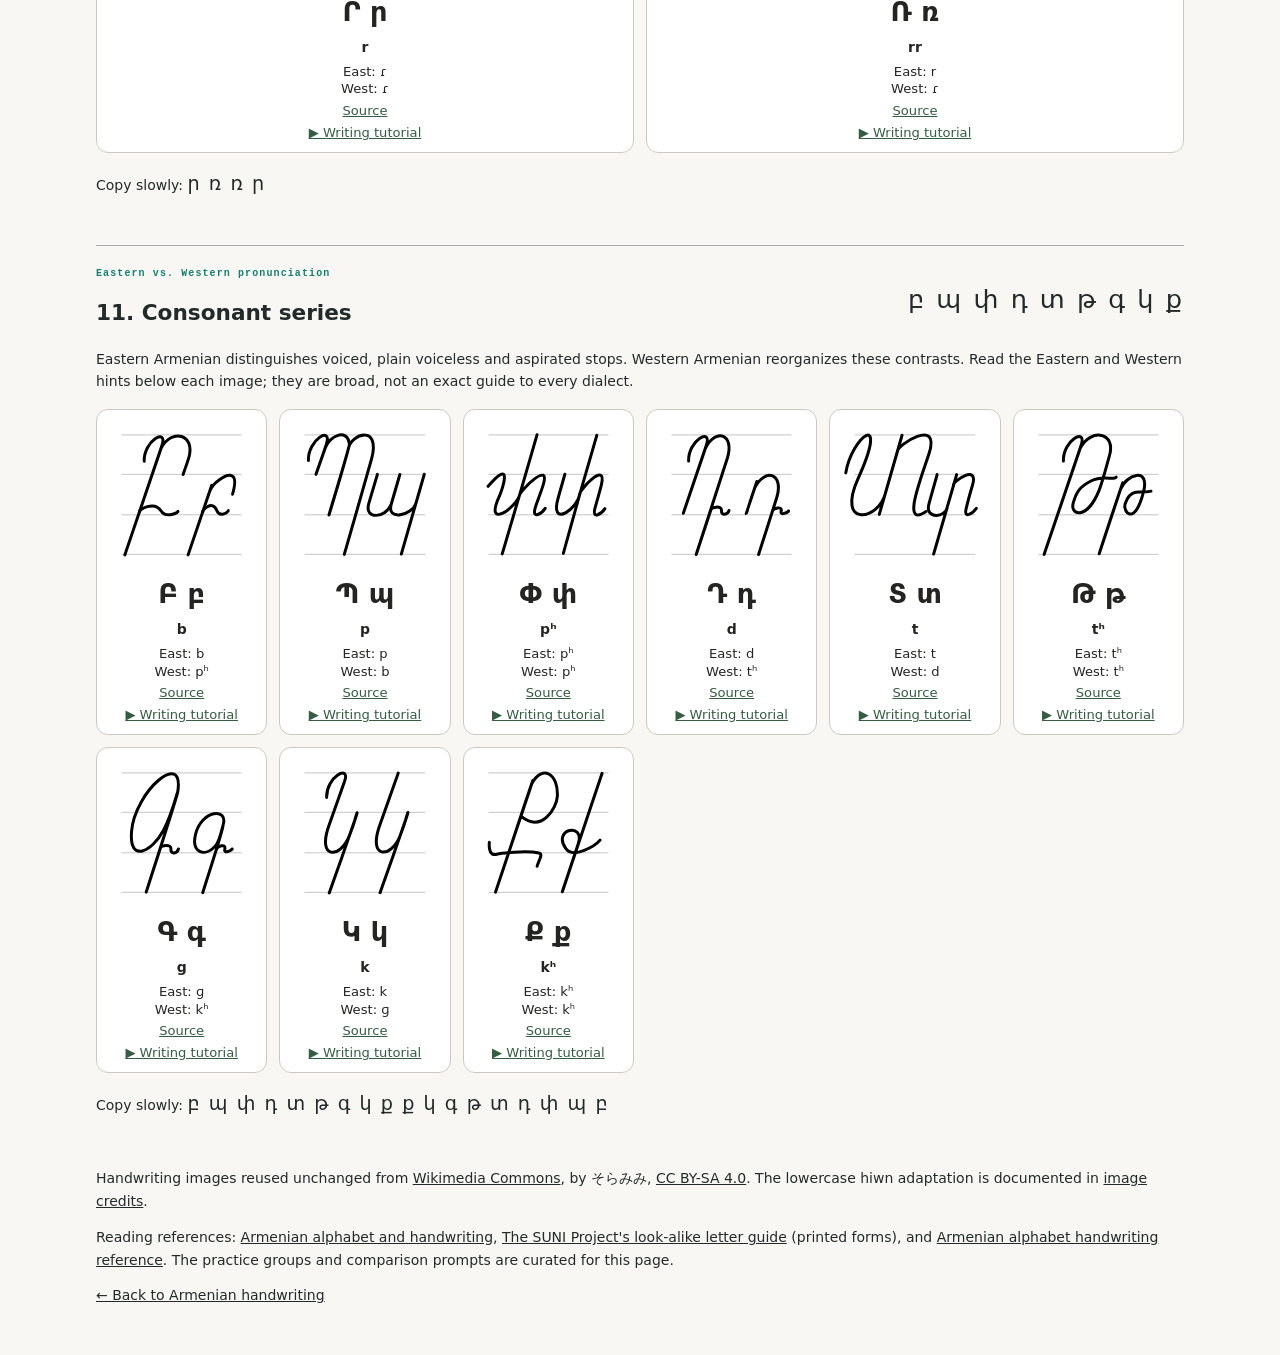
<file: armenian/confusing-letters/index.html>
<!doctype html>
<html lang="en">
<head>
<meta charset="utf-8">
<meta name="viewport" content="width=device-width, initial-scale=1">
<title>Confusing Armenian letters · Script Atlas</title>
<link rel="stylesheet" href="../../styles.css">
<style>
.comparison-page{max-width:1120px;margin:auto;padding:24px 16px 48px}
.comparison-page h1{font-size:clamp(2rem,5vw,3.5rem);margin:12px 0}
.comparison-page p{line-height:1.6}
.back-nav{display:flex;flex-wrap:wrap;gap:16px;margin:20px 0}
.group{border-top:1px solid #aaa;padding:20px 0;margin-top:12px;scroll-margin-top:12px}
.group-head{display:flex;flex-wrap:wrap;align-items:center;justify-content:space-between;gap:8px}
.group h2{font-size:1.35rem;margin:4px 0}
.sample{font-size:1.6rem;letter-spacing:.08em}
.letter-grid-compare{display:grid;grid-template-columns:repeat(auto-fit,minmax(150px,1fr));gap:12px;margin:16px 0}
.letter{min-width:0;display:flex;flex-direction:column;align-items:center;gap:4px;background:white;color:#242422;border:1px solid #cbc9c1;border-radius:12px;padding:10px;text-align:center}
.letter>a:first-child{width:100%}
.letter img{display:block;width:100%;height:auto;aspect-ratio:1;object-fit:contain;background:white}
.letter strong{font-size:1.7rem}
.roman{font-weight:600}
.phonetics,.source,.letter small{font-size:.82rem;line-height:1.35}
.letter a{color:#365c42}
.practice span{font-size:1.2rem;letter-spacing:.08em;white-space:normal;overflow-wrap:anywhere}
.jump-list{display:flex;flex-wrap:wrap;gap:8px 16px;margin:16px 0}
.filters{display:flex;flex-wrap:wrap;gap:8px;margin:16px 0}
.filters button[aria-pressed=true]{outline:2px solid currentColor;outline-offset:2px}
[hidden]{display:none!important}
@media(max-width:500px){.letter-grid-compare{grid-template-columns:repeat(2,minmax(0,1fr));gap:8px}.letter{padding:6px}}
@media print{.site-header,.back-nav,.filters,.jump-list,.source{display:none!important}.group{break-inside:avoid}.letter-grid-compare{grid-template-columns:repeat(5,minmax(0,1fr))}}
</style>
</head>
<body>
<div class="comparison-page">
<header class="site-header"><a class="brand" href="../../"><span class="brand-glyph">✳</span><span>script<span class="brand-light">atlas</span><small>learn to read the world</small></span></a><a class="github-link" href="https://github.com/aeirya/learn-writing-systems">GitHub ↗</a></header>
<nav class="back-nav" aria-label="Armenian pages"><a href="../">← Armenian handwriting &amp; sentence guide</a><a href="../../">All writing systems</a></nav>
<main>
<p class="kicker">ARMENIAN · VISUAL DISCRIMINATION</p>
<h1>Confusing Armenian letters</h1>
<p>Learn look-alike shapes together rather than in alphabetical order. Each original illustration places the uppercase form on the left and lowercase on the right, on common guide lines. Click any image for a full-size SVG. The ւ sample contains lowercase only.</p>
<p>These are teaching groups, not a frequency-ranked list of errors. Handwriting varies between writers; use the examples as a model, not a universal stroke-order rule. Sound and spelling traps are separated from visual similarities.</p>
<section aria-labelledby="handwriting-resources" style="margin:20px 0 30px">
<h2 id="handwriting-resources">Stroke order &amp; handwriting practice</h2>
<p>Static letter shapes do not establish stroke order or pen lifts. Watch a teaching demonstration for the relevant letter first, then practise tracing or writing.</p>
<ul>
<li><a href="https://hrantdink.org/en/bolis/activities/projects/western-armenian-program/2669-ayppenaraneng" target="_blank" rel="noopener">Hrant Dink Foundation — all 38 traditional letter-writing videos</a> (Western Armenian; individual video links also appear on letter cards).</li>
<li><a href="https://trymeshk.com/writing-systems/armenian" target="_blank" rel="noopener">Meshk — animated Armenian alphabet and free worksheet</a> (font-derived stroke paths; use as a practice guide, not a verified school standard).</li>
<li><a href="https://trymeshk.com/handwriting-worksheet-generator" target="_blank" rel="noopener">Meshk — free custom worksheet generator</a> (enter your own letters or sentence).</li>
</ul>
</section>
<div class="filters" role="group" aria-label="Comparison category"><button type="button" class="secondary-btn" data-filter="all" aria-pressed="true">All groups</button><button type="button" class="secondary-btn" data-filter="shape" aria-pressed="false">Look-alike shapes</button><button type="button" class="secondary-btn" data-filter="sound" aria-pressed="false">Sound &amp; spelling</button><button type="button" class="secondary-btn" id="print">Print</button></div>
<nav class="jump-list" aria-label="Jump to comparison"><a href="#rounded" data-kind="shape">Rounded letters with tails</a><a href="#arches" data-kind="shape">Arches and short hooks</a><a href="#loop-capitals" data-kind="shape">Similar capital outlines</a><a href="#descending" data-kind="shape">Long descending strokes</a><a href="#height" data-kind="shape">Stem height and extra curves</a><a href="#short-hooks" data-kind="shape">Small printed hooks</a><a href="#other-capitals" data-kind="shape">Tall capitals with cross-strokes</a><a href="#v-spelling" data-kind="sound">Two spellings of v</a><a href="#vowels" data-kind="sound">The e and o spelling traps</a><a href="#r" data-kind="sound">Two r letters</a><a href="#stops" data-kind="sound">Consonant series</a></nav>
<section id="rounded" class="group" data-kind="shape" aria-labelledby="rounded-title"><div class="group-head"><div><p class="kicker">Both cases · especially lowercase</p><h2 id="rounded-title">1. Rounded letters with tails</h2></div><span class="sample" lang="hy">ձ ճ ժ ծ</span></div><p>Compare where the stroke crosses or joins the loop, and how the tail ends. Do not reduce all four to a circle with a tail. Copy them in a row, keeping the guide lines aligned.</p><div class="letter-grid-compare"><article class="letter"><a href="../images/%D5%81_handwritten.svg" target="_blank" rel="noopener"><img src="../images/%D5%81_handwritten.svg" alt="Handwritten Ձ on the left, ձ on the right" width="500" height="500" loading="lazy"></a><strong lang="hy">Ձ ձ</strong><span class="roman">dz</span><span class="phonetics">East: dz<br>West: tsʰ</span><a class="source" href="https://commons.wikimedia.org/wiki/File:%D5%81_handwritten.svg">Source</a><a class="source" target="_blank" rel="noopener" href="https://www.youtube.com/watch?v=ObgoPThYZsI">▶ Writing tutorial</a></article>
<article class="letter"><a href="../images/%D5%83_handwritten.svg" target="_blank" rel="noopener"><img src="../images/%D5%83_handwritten.svg" alt="Handwritten Ճ on the left, ճ on the right" width="500" height="500" loading="lazy"></a><strong lang="hy">Ճ ճ</strong><span class="roman">ch</span><span class="phonetics">East: tʃ<br>West: dʒ</span><a class="source" href="https://commons.wikimedia.org/wiki/File:%D5%83_handwritten.svg">Source</a><a class="source" target="_blank" rel="noopener" href="https://www.youtube.com/watch?v=ejJdMls6upU">▶ Writing tutorial</a></article>
<article class="letter"><a href="../images/%D4%BA_handwritten.svg" target="_blank" rel="noopener"><img src="../images/%D4%BA_handwritten.svg" alt="Handwritten Ժ on the left, ժ on the right" width="500" height="500" loading="lazy"></a><strong lang="hy">Ժ ժ</strong><span class="roman">zh</span><span class="phonetics">East: ʒ<br>West: ʒ</span><a class="source" href="https://commons.wikimedia.org/wiki/File:%D4%BA_handwritten.svg">Source</a><a class="source" target="_blank" rel="noopener" href="https://www.youtube.com/watch?v=r31eMLZH8cc">▶ Writing tutorial</a></article>
<article class="letter"><a href="../images/%D4%BE_handwritten.svg" target="_blank" rel="noopener"><img src="../images/%D4%BE_handwritten.svg" alt="Handwritten Ծ on the left, ծ on the right" width="500" height="500" loading="lazy"></a><strong lang="hy">Ծ ծ</strong><span class="roman">ts</span><span class="phonetics">East: ts<br>West: dz</span><a class="source" href="https://commons.wikimedia.org/wiki/File:%D4%BE_handwritten.svg">Source</a><a class="source" target="_blank" rel="noopener" href="https://www.youtube.com/watch?v=Xb93hLCwDAY">▶ Writing tutorial</a></article></div><p class="practice">Copy slowly: <span lang="hy">ձ  ճ  ժ  ծ  ծ  ժ  ճ  ձ</span></p></section>
<section id="arches" class="group" data-kind="shape" aria-labelledby="arches-title"><div class="group-head"><div><p class="kicker">Lowercase</p><h2 id="arches-title">2. Arches and short hooks</h2></div><span class="sample" lang="hy">ն ա ս ո մ</span></div><p>Watch the number of turns, whether the curve opens at the top or the bottom, and where the final stroke sits. Compare the right half of each image; an English n-shaped curve is not a reliable sound clue.</p><div class="letter-grid-compare"><article class="letter"><a href="../images/%D5%86_handwritten.svg" target="_blank" rel="noopener"><img src="../images/%D5%86_handwritten.svg" alt="Handwritten Ն on the left, ն on the right" width="500" height="500" loading="lazy"></a><strong lang="hy">Ն ն</strong><span class="roman">n</span><span class="phonetics">East: n<br>West: n</span><a class="source" href="https://commons.wikimedia.org/wiki/File:%D5%86_handwritten.svg">Source</a><a class="source" target="_blank" rel="noopener" href="https://www.youtube.com/watch?v=40MI3gC7sPM">▶ Writing tutorial</a></article>
<article class="letter"><a href="../images/%D4%B1_handwritten.svg" target="_blank" rel="noopener"><img src="../images/%D4%B1_handwritten.svg" alt="Handwritten Ա on the left, ա on the right" width="500" height="500" loading="lazy"></a><strong lang="hy">Ա ա</strong><span class="roman">a</span><span class="phonetics">East: ɑ<br>West: ɑ</span><a class="source" href="https://commons.wikimedia.org/wiki/File:%D4%B1_handwritten.svg">Source</a><a class="source" target="_blank" rel="noopener" href="https://www.youtube.com/watch?v=XT_e3SWgk8U">▶ Writing tutorial</a></article>
<article class="letter"><a href="../images/%D5%8D_handwritten.svg" target="_blank" rel="noopener"><img src="../images/%D5%8D_handwritten.svg" alt="Handwritten Ս on the left, ս on the right" width="500" height="500" loading="lazy"></a><strong lang="hy">Ս ս</strong><span class="roman">s</span><span class="phonetics">East: s<br>West: s</span><a class="source" href="https://commons.wikimedia.org/wiki/File:%D5%8D_handwritten.svg">Source</a><a class="source" target="_blank" rel="noopener" href="https://www.youtube.com/watch?v=IkLRw9O-Rmg">▶ Writing tutorial</a></article>
<article class="letter"><a href="../images/%D5%88_handwritten.svg" target="_blank" rel="noopener"><img src="../images/%D5%88_handwritten.svg" alt="Handwritten Ո on the left, ո on the right" width="500" height="500" loading="lazy"></a><strong lang="hy">Ո ո</strong><span class="roman">o / vo</span><span class="phonetics">East: ɔ / vo<br>West: ɔ / vo</span><a class="source" href="https://commons.wikimedia.org/wiki/File:%D5%88_handwritten.svg">Source</a><a class="source" target="_blank" rel="noopener" href="https://www.youtube.com/watch?v=GzJM1S-ErFI">▶ Writing tutorial</a></article>
<article class="letter"><a href="../images/%D5%84_handwritten.svg" target="_blank" rel="noopener"><img src="../images/%D5%84_handwritten.svg" alt="Handwritten Մ on the left, մ on the right" width="500" height="500" loading="lazy"></a><strong lang="hy">Մ մ</strong><span class="roman">m</span><span class="phonetics">East: m<br>West: m</span><a class="source" href="https://commons.wikimedia.org/wiki/File:%D5%84_handwritten.svg">Source</a><a class="source" target="_blank" rel="noopener" href="https://www.youtube.com/watch?v=G1cFhaGF1Yg">▶ Writing tutorial</a></article></div><p class="practice">Copy slowly: <span lang="hy">ն  ա  ս  ո  մ  մ  ո  ս  ա  ն</span></p></section>
<section id="loop-capitals" class="group" data-kind="shape" aria-labelledby="loop-capitals-title"><div class="group-head"><div><p class="kicker">Uppercase</p><h2 id="loop-capitals-title">3. Similar capital outlines</h2></div><span class="sample" lang="hy">զ ջ ձ չ</span></div><p>Focus on the left-hand samples: look at the upper loop, the lower curve, and whether the final stroke crosses or extends below it. Their printed capitals are also easy to mix up.</p><div class="letter-grid-compare"><article class="letter"><a href="../images/%D4%B6_handwritten.svg" target="_blank" rel="noopener"><img src="../images/%D4%B6_handwritten.svg" alt="Handwritten Զ on the left, զ on the right" width="500" height="500" loading="lazy"></a><strong lang="hy">Զ զ</strong><span class="roman">z</span><span class="phonetics">East: z<br>West: z</span><a class="source" href="https://commons.wikimedia.org/wiki/File:%D4%B6_handwritten.svg">Source</a><a class="source" target="_blank" rel="noopener" href="https://www.youtube.com/watch?v=DSg2SWxrhXQ">▶ Writing tutorial</a></article>
<article class="letter"><a href="../images/%D5%8B_handwritten.svg" target="_blank" rel="noopener"><img src="../images/%D5%8B_handwritten.svg" alt="Handwritten Ջ on the left, ջ on the right" width="500" height="500" loading="lazy"></a><strong lang="hy">Ջ ջ</strong><span class="roman">j</span><span class="phonetics">East: dʒ<br>West: tʃʰ</span><a class="source" href="https://commons.wikimedia.org/wiki/File:%D5%8B_handwritten.svg">Source</a><a class="source" target="_blank" rel="noopener" href="https://www.youtube.com/watch?v=xqJitKq12xs">▶ Writing tutorial</a></article>
<article class="letter"><a href="../images/%D5%81_handwritten.svg" target="_blank" rel="noopener"><img src="../images/%D5%81_handwritten.svg" alt="Handwritten Ձ on the left, ձ on the right" width="500" height="500" loading="lazy"></a><strong lang="hy">Ձ ձ</strong><span class="roman">dz</span><span class="phonetics">East: dz<br>West: tsʰ</span><a class="source" href="https://commons.wikimedia.org/wiki/File:%D5%81_handwritten.svg">Source</a><a class="source" target="_blank" rel="noopener" href="https://www.youtube.com/watch?v=ObgoPThYZsI">▶ Writing tutorial</a></article>
<article class="letter"><a href="../images/%D5%89_handwritten.svg" target="_blank" rel="noopener"><img src="../images/%D5%89_handwritten.svg" alt="Handwritten Չ on the left, չ on the right" width="500" height="500" loading="lazy"></a><strong lang="hy">Չ չ</strong><span class="roman">chʰ</span><span class="phonetics">East: tʃʰ<br>West: tʃʰ</span><a class="source" href="https://commons.wikimedia.org/wiki/File:%D5%89_handwritten.svg">Source</a><a class="source" target="_blank" rel="noopener" href="https://www.youtube.com/watch?v=4gXt-YDyp8c">▶ Writing tutorial</a></article></div><p class="practice">Copy slowly: <span lang="hy">զ  ջ  ձ  չ  չ  ձ  ջ  զ</span></p></section>
<section id="descending" class="group" data-kind="shape" aria-labelledby="descending-title"><div class="group-head"><div><p class="kicker">Lowercase</p><h2 id="descending-title">4. Long descending strokes</h2></div><span class="sample" lang="hy">շ չ ղ</span></div><p>Use the ruled lines to compare the length and direction of the descender. In the sample, շ has a simple long slanting stroke ending in a hook; compare the starting and finishing strokes of the other two.</p><div class="letter-grid-compare"><article class="letter"><a href="../images/%D5%87_handwritten.svg" target="_blank" rel="noopener"><img src="../images/%D5%87_handwritten.svg" alt="Handwritten Շ on the left, շ on the right" width="500" height="500" loading="lazy"></a><strong lang="hy">Շ շ</strong><span class="roman">sh</span><span class="phonetics">East: ʃ<br>West: ʃ</span><a class="source" href="https://commons.wikimedia.org/wiki/File:%D5%87_handwritten.svg">Source</a><a class="source" target="_blank" rel="noopener" href="https://www.youtube.com/watch?v=C_dpAjPW-wo">▶ Writing tutorial</a></article>
<article class="letter"><a href="../images/%D5%89_handwritten.svg" target="_blank" rel="noopener"><img src="../images/%D5%89_handwritten.svg" alt="Handwritten Չ on the left, չ on the right" width="500" height="500" loading="lazy"></a><strong lang="hy">Չ չ</strong><span class="roman">chʰ</span><span class="phonetics">East: tʃʰ<br>West: tʃʰ</span><a class="source" href="https://commons.wikimedia.org/wiki/File:%D5%89_handwritten.svg">Source</a><a class="source" target="_blank" rel="noopener" href="https://www.youtube.com/watch?v=4gXt-YDyp8c">▶ Writing tutorial</a></article>
<article class="letter"><a href="../images/%D5%82_handwritten.svg" target="_blank" rel="noopener"><img src="../images/%D5%82_handwritten.svg" alt="Handwritten Ղ on the left, ղ on the right" width="500" height="500" loading="lazy"></a><strong lang="hy">Ղ ղ</strong><span class="roman">gh</span><span class="phonetics">East: ʁ<br>West: ʁ</span><a class="source" href="https://commons.wikimedia.org/wiki/File:%D5%82_handwritten.svg">Source</a><a class="source" target="_blank" rel="noopener" href="https://www.youtube.com/watch?v=7vK8bbNORG8">▶ Writing tutorial</a></article></div><p class="practice">Copy slowly: <span lang="hy">շ  չ  ղ  ղ  չ  շ</span></p></section>
<section id="height" class="group" data-kind="shape" aria-labelledby="height-title"><div class="group-head"><div><p class="kicker">Lowercase</p><h2 id="height-title">5. Stem height and extra curves</h2></div><span class="sample" lang="hy">ո ռ ու</span></div><p>In this model, ո is an arch with a short finishing stroke. Compare the additional bend of ռ and the two-component form of ու. The latter writes a single vowel /u/.</p><div class="letter-grid-compare"><article class="letter"><a href="../images/%D5%88_handwritten.svg" target="_blank" rel="noopener"><img src="../images/%D5%88_handwritten.svg" alt="Handwritten Ո on the left, ո on the right" width="500" height="500" loading="lazy"></a><strong lang="hy">Ո ո</strong><span class="roman">o / vo</span><span class="phonetics">East: ɔ / vo<br>West: ɔ / vo</span><a class="source" href="https://commons.wikimedia.org/wiki/File:%D5%88_handwritten.svg">Source</a><a class="source" target="_blank" rel="noopener" href="https://www.youtube.com/watch?v=GzJM1S-ErFI">▶ Writing tutorial</a></article>
<article class="letter"><a href="../images/%D5%8C_handwritten.svg" target="_blank" rel="noopener"><img src="../images/%D5%8C_handwritten.svg" alt="Handwritten Ռ on the left, ռ on the right" width="500" height="500" loading="lazy"></a><strong lang="hy">Ռ ռ</strong><span class="roman">rr</span><span class="phonetics">East: r<br>West: ɾ</span><a class="source" href="https://commons.wikimedia.org/wiki/File:%D5%8C_handwritten.svg">Source</a><a class="source" target="_blank" rel="noopener" href="https://www.youtube.com/watch?v=1NTgt2BvrFE">▶ Writing tutorial</a></article>
<article class="letter"><a href="../images/%D5%88%D6%82_handwritten.svg" target="_blank" rel="noopener"><img src="../images/%D5%88%D6%82_handwritten.svg" alt="Handwritten Ու on the left, ու on the right" width="500" height="500" loading="lazy"></a><strong lang="hy">Ու ու</strong><span class="roman">u</span><span class="phonetics">East: u<br>West: u</span><a class="source" href="https://commons.wikimedia.org/wiki/File:%D5%88%D6%82_handwritten.svg">Source</a><a class="source" target="_blank" rel="noopener" href="https://www.youtube.com/watch?v=GzJM1S-ErFI">▶ Ո writing tutorial</a><a class="source" target="_blank" rel="noopener" href="https://www.youtube.com/watch?v=cFSPMe4tTow">▶ Ւ writing tutorial</a></article></div><p class="practice">Copy slowly: <span lang="hy">ո  ռ  ու  ու  ռ  ո</span></p></section>
<section id="short-hooks" class="group" data-kind="shape" aria-labelledby="short-hooks-title"><div class="group-head"><div><p class="kicker">Print → handwriting</p><h2 id="short-hooks-title">6. Small printed hooks</h2></div><span class="sample" lang="hy">ր ը ւ</span></div><p>These are worth learning as separate shapes even if they look similar in a font. ր is an r sound, ը is schwa, and traditional ւ can represent v. The ւ picture is an extracted lowercase sample, not a standalone original.</p><div class="letter-grid-compare"><article class="letter"><a href="../images/%D5%90_handwritten.svg" target="_blank" rel="noopener"><img src="../images/%D5%90_handwritten.svg" alt="Handwritten Ր on the left, ր on the right" width="500" height="500" loading="lazy"></a><strong lang="hy">Ր ր</strong><span class="roman">r</span><span class="phonetics">East: ɾ<br>West: ɾ</span><a class="source" href="https://commons.wikimedia.org/wiki/File:%D5%90_handwritten.svg">Source</a><a class="source" target="_blank" rel="noopener" href="https://www.youtube.com/watch?v=IIWBp9YRFbo">▶ Writing tutorial</a></article>
<article class="letter"><a href="../images/%D4%B8_handwritten.svg" target="_blank" rel="noopener"><img src="../images/%D4%B8_handwritten.svg" alt="Handwritten Ը on the left, ը on the right" width="500" height="500" loading="lazy"></a><strong lang="hy">Ը ը</strong><span class="roman">uh</span><span class="phonetics">East: ə<br>West: ə</span><a class="source" href="https://commons.wikimedia.org/wiki/File:%D4%B8_handwritten.svg">Source</a><a class="source" target="_blank" rel="noopener" href="https://www.youtube.com/watch?v=LcK78ROJoEo">▶ Writing tutorial</a></article>
<article class="letter"><a href="../images/hiwn-lower.svg" target="_blank" rel="noopener"><img src="../images/hiwn-lower.svg" alt="Extracted lowercase handwritten ւ" width="500" height="500" loading="lazy"></a><strong lang="hy">Ւ ւ</strong><span class="roman">w / v (hiwn)</span><span class="phonetics">East: v (traditional)<br>West: v (traditional)</span><small>Lowercase only · adapted</small><a class="source" href="https://commons.wikimedia.org/wiki/File:%D5%88%D6%82_handwritten.svg">Source</a><a class="source" target="_blank" rel="noopener" href="https://www.youtube.com/watch?v=cFSPMe4tTow">▶ Writing tutorial</a></article></div><p class="practice">Copy slowly: <span lang="hy">ր  ը  ւ  ւ  ը  ր</span></p></section>
<section id="other-capitals" class="group" data-kind="shape" aria-labelledby="other-capitals-title"><div class="group-head"><div><p class="kicker">Uppercase</p><h2 id="other-capitals-title">7. Tall capitals with cross-strokes</h2></div><span class="sample" lang="hy">փ ք ֆ տ</span></div><p>Compare the left-hand forms at the same scale: count loops and crossings, and check where each upright or diagonal begins and ends.</p><div class="letter-grid-compare"><article class="letter"><a href="../images/%D5%93_handwritten.svg" target="_blank" rel="noopener"><img src="../images/%D5%93_handwritten.svg" alt="Handwritten Փ on the left, փ on the right" width="500" height="500" loading="lazy"></a><strong lang="hy">Փ փ</strong><span class="roman">pʰ</span><span class="phonetics">East: pʰ<br>West: pʰ</span><a class="source" href="https://commons.wikimedia.org/wiki/File:%D5%93_handwritten.svg">Source</a><a class="source" target="_blank" rel="noopener" href="https://www.youtube.com/watch?v=kNU1FSGzy5o">▶ Writing tutorial</a></article>
<article class="letter"><a href="../images/%D5%94_handwritten.svg" target="_blank" rel="noopener"><img src="../images/%D5%94_handwritten.svg" alt="Handwritten Ք on the left, ք on the right" width="500" height="500" loading="lazy"></a><strong lang="hy">Ք ք</strong><span class="roman">kʰ</span><span class="phonetics">East: kʰ<br>West: kʰ</span><a class="source" href="https://commons.wikimedia.org/wiki/File:%D5%94_handwritten.svg">Source</a><a class="source" target="_blank" rel="noopener" href="https://www.youtube.com/watch?v=SOx8VuyFb0w">▶ Writing tutorial</a></article>
<article class="letter"><a href="../images/%D5%96_handwritten.svg" target="_blank" rel="noopener"><img src="../images/%D5%96_handwritten.svg" alt="Handwritten Ֆ on the left, ֆ on the right" width="500" height="500" loading="lazy"></a><strong lang="hy">Ֆ ֆ</strong><span class="roman">f</span><span class="phonetics">East: f<br>West: f</span><a class="source" href="https://commons.wikimedia.org/wiki/File:%D5%96_handwritten.svg">Source</a><a class="source" target="_blank" rel="noopener" href="https://www.youtube.com/watch?v=4ti_xWH8GIQ">▶ Writing tutorial</a></article>
<article class="letter"><a href="../images/%D5%8F_handwritten.svg" target="_blank" rel="noopener"><img src="../images/%D5%8F_handwritten.svg" alt="Handwritten Տ on the left, տ on the right" width="500" height="500" loading="lazy"></a><strong lang="hy">Տ տ</strong><span class="roman">t</span><span class="phonetics">East: t<br>West: d</span><a class="source" href="https://commons.wikimedia.org/wiki/File:%D5%8F_handwritten.svg">Source</a><a class="source" target="_blank" rel="noopener" href="https://www.youtube.com/watch?v=p6hM63lMhM0">▶ Writing tutorial</a></article></div><p class="practice">Copy slowly: <span lang="hy">փ  ք  ֆ  տ  տ  ֆ  ք  փ</span></p></section>
<section id="v-spelling" class="group" data-kind="sound" aria-labelledby="v-spelling-title"><div class="group-head"><div><p class="kicker">Traditional vs. reformed</p><h2 id="v-spelling-title">8. Two spellings of v</h2></div><span class="sample" lang="hy">վ ւ</span></div><p>The birthday greeting illustrates the difference: reformed շնորհավոր, traditional շնորհաւոր. The characters are not freely interchangeable in every word. Learn the exact spelling.</p><div class="letter-grid-compare"><article class="letter"><a href="../images/%D5%8E_handwritten.svg" target="_blank" rel="noopener"><img src="../images/%D5%8E_handwritten.svg" alt="Handwritten Վ on the left, վ on the right" width="500" height="500" loading="lazy"></a><strong lang="hy">Վ վ</strong><span class="roman">v</span><span class="phonetics">East: v<br>West: v</span><a class="source" href="https://commons.wikimedia.org/wiki/File:%D5%8E_handwritten.svg">Source</a><a class="source" target="_blank" rel="noopener" href="https://www.youtube.com/watch?v=4U1DZq-l6ig">▶ Writing tutorial</a></article>
<article class="letter"><a href="../images/hiwn-lower.svg" target="_blank" rel="noopener"><img src="../images/hiwn-lower.svg" alt="Extracted lowercase handwritten ւ" width="500" height="500" loading="lazy"></a><strong lang="hy">Ւ ւ</strong><span class="roman">w / v (hiwn)</span><span class="phonetics">East: v (traditional)<br>West: v (traditional)</span><small>Lowercase only · adapted</small><a class="source" href="https://commons.wikimedia.org/wiki/File:%D5%88%D6%82_handwritten.svg">Source</a><a class="source" target="_blank" rel="noopener" href="https://www.youtube.com/watch?v=cFSPMe4tTow">▶ Writing tutorial</a></article></div><p class="practice">Copy slowly: <span lang="hy">վ  ւ  ւ  վ</span></p></section>
<section id="vowels" class="group" data-kind="sound" aria-labelledby="vowels-title"><div class="group-head"><div><p class="kicker">Sound / spelling, not necessarily shape</p><h2 id="vowels-title">9. The e and o spelling traps</h2></div><span class="sample" lang="hy">ե է ո օ</span></div><p>ե and է may both represent /ɛ/; ո and օ may both represent an o vowel. Word-initial ե and ո often have a y or v onset. Exact spelling matters more than guessing from pronunciation.</p><div class="letter-grid-compare"><article class="letter"><a href="../images/%D4%B5_handwritten.svg" target="_blank" rel="noopener"><img src="../images/%D4%B5_handwritten.svg" alt="Handwritten Ե on the left, ե on the right" width="500" height="500" loading="lazy"></a><strong lang="hy">Ե ե</strong><span class="roman">e / ye</span><span class="phonetics">East: ɛ / jɛ<br>West: ɛ / jɛ</span><a class="source" href="https://commons.wikimedia.org/wiki/File:%D4%B5_handwritten.svg">Source</a><a class="source" target="_blank" rel="noopener" href="https://www.youtube.com/watch?v=NtgfXK_T49M">▶ Writing tutorial</a></article>
<article class="letter"><a href="../images/%D4%B7_handwritten.svg" target="_blank" rel="noopener"><img src="../images/%D4%B7_handwritten.svg" alt="Handwritten Է on the left, է on the right" width="500" height="500" loading="lazy"></a><strong lang="hy">Է է</strong><span class="roman">e</span><span class="phonetics">East: ɛ<br>West: ɛ</span><a class="source" href="https://commons.wikimedia.org/wiki/File:%D4%B7_handwritten.svg">Source</a><a class="source" target="_blank" rel="noopener" href="https://www.youtube.com/watch?v=KYUzQtX7Wfo">▶ Writing tutorial</a></article>
<article class="letter"><a href="../images/%D5%88_handwritten.svg" target="_blank" rel="noopener"><img src="../images/%D5%88_handwritten.svg" alt="Handwritten Ո on the left, ո on the right" width="500" height="500" loading="lazy"></a><strong lang="hy">Ո ո</strong><span class="roman">o / vo</span><span class="phonetics">East: ɔ / vo<br>West: ɔ / vo</span><a class="source" href="https://commons.wikimedia.org/wiki/File:%D5%88_handwritten.svg">Source</a><a class="source" target="_blank" rel="noopener" href="https://www.youtube.com/watch?v=GzJM1S-ErFI">▶ Writing tutorial</a></article>
<article class="letter"><a href="../images/%D5%95_handwritten.svg" target="_blank" rel="noopener"><img src="../images/%D5%95_handwritten.svg" alt="Handwritten Օ on the left, օ on the right" width="500" height="500" loading="lazy"></a><strong lang="hy">Օ օ</strong><span class="roman">o</span><span class="phonetics">East: o<br>West: o</span><a class="source" href="https://commons.wikimedia.org/wiki/File:%D5%95_handwritten.svg">Source</a><a class="source" target="_blank" rel="noopener" href="https://www.youtube.com/watch?v=b8zOqHe3bc0">▶ Writing tutorial</a></article></div><p class="practice">Copy slowly: <span lang="hy">ե  է  ո  օ  օ  ո  է  ե</span></p></section>
<section id="r" class="group" data-kind="sound" aria-labelledby="r-title"><div class="group-head"><div><p class="kicker">Sound / spelling</p><h2 id="r-title">10. Two r letters</h2></div><span class="sample" lang="hy">ր ռ</span></div><p>In Eastern Armenian ր is typically tapped and ռ trilled. In Western Armenian this distinction may be reduced; preserve the written letter.</p><div class="letter-grid-compare"><article class="letter"><a href="../images/%D5%90_handwritten.svg" target="_blank" rel="noopener"><img src="../images/%D5%90_handwritten.svg" alt="Handwritten Ր on the left, ր on the right" width="500" height="500" loading="lazy"></a><strong lang="hy">Ր ր</strong><span class="roman">r</span><span class="phonetics">East: ɾ<br>West: ɾ</span><a class="source" href="https://commons.wikimedia.org/wiki/File:%D5%90_handwritten.svg">Source</a><a class="source" target="_blank" rel="noopener" href="https://www.youtube.com/watch?v=IIWBp9YRFbo">▶ Writing tutorial</a></article>
<article class="letter"><a href="../images/%D5%8C_handwritten.svg" target="_blank" rel="noopener"><img src="../images/%D5%8C_handwritten.svg" alt="Handwritten Ռ on the left, ռ on the right" width="500" height="500" loading="lazy"></a><strong lang="hy">Ռ ռ</strong><span class="roman">rr</span><span class="phonetics">East: r<br>West: ɾ</span><a class="source" href="https://commons.wikimedia.org/wiki/File:%D5%8C_handwritten.svg">Source</a><a class="source" target="_blank" rel="noopener" href="https://www.youtube.com/watch?v=1NTgt2BvrFE">▶ Writing tutorial</a></article></div><p class="practice">Copy slowly: <span lang="hy">ր  ռ  ռ  ր</span></p></section>
<section id="stops" class="group" data-kind="sound" aria-labelledby="stops-title"><div class="group-head"><div><p class="kicker">Eastern vs. Western pronunciation</p><h2 id="stops-title">11. Consonant series</h2></div><span class="sample" lang="hy">բ պ փ դ տ թ գ կ ք</span></div><p>Eastern Armenian distinguishes voiced, plain voiceless and aspirated stops. Western Armenian reorganizes these contrasts. Read the Eastern and Western hints below each image; they are broad, not an exact guide to every dialect.</p><div class="letter-grid-compare"><article class="letter"><a href="../images/%D4%B2_handwritten.svg" target="_blank" rel="noopener"><img src="../images/%D4%B2_handwritten.svg" alt="Handwritten Բ on the left, բ on the right" width="500" height="500" loading="lazy"></a><strong lang="hy">Բ բ</strong><span class="roman">b</span><span class="phonetics">East: b<br>West: pʰ</span><a class="source" href="https://commons.wikimedia.org/wiki/File:%D4%B2_handwritten.svg">Source</a><a class="source" target="_blank" rel="noopener" href="https://www.youtube.com/watch?v=-rYDNgT93S0">▶ Writing tutorial</a></article>
<article class="letter"><a href="../images/%D5%8A_handwritten.svg" target="_blank" rel="noopener"><img src="../images/%D5%8A_handwritten.svg" alt="Handwritten Պ on the left, պ on the right" width="500" height="500" loading="lazy"></a><strong lang="hy">Պ պ</strong><span class="roman">p</span><span class="phonetics">East: p<br>West: b</span><a class="source" href="https://commons.wikimedia.org/wiki/File:%D5%8A_handwritten.svg">Source</a><a class="source" target="_blank" rel="noopener" href="https://www.youtube.com/watch?v=goQBYcroBMs">▶ Writing tutorial</a></article>
<article class="letter"><a href="../images/%D5%93_handwritten.svg" target="_blank" rel="noopener"><img src="../images/%D5%93_handwritten.svg" alt="Handwritten Փ on the left, փ on the right" width="500" height="500" loading="lazy"></a><strong lang="hy">Փ փ</strong><span class="roman">pʰ</span><span class="phonetics">East: pʰ<br>West: pʰ</span><a class="source" href="https://commons.wikimedia.org/wiki/File:%D5%93_handwritten.svg">Source</a><a class="source" target="_blank" rel="noopener" href="https://www.youtube.com/watch?v=kNU1FSGzy5o">▶ Writing tutorial</a></article>
<article class="letter"><a href="../images/%D4%B4_handwritten.svg" target="_blank" rel="noopener"><img src="../images/%D4%B4_handwritten.svg" alt="Handwritten Դ on the left, դ on the right" width="500" height="500" loading="lazy"></a><strong lang="hy">Դ դ</strong><span class="roman">d</span><span class="phonetics">East: d<br>West: tʰ</span><a class="source" href="https://commons.wikimedia.org/wiki/File:%D4%B4_handwritten.svg">Source</a><a class="source" target="_blank" rel="noopener" href="https://www.youtube.com/watch?v=5OZ8kdloRGU">▶ Writing tutorial</a></article>
<article class="letter"><a href="../images/%D5%8F_handwritten.svg" target="_blank" rel="noopener"><img src="../images/%D5%8F_handwritten.svg" alt="Handwritten Տ on the left, տ on the right" width="500" height="500" loading="lazy"></a><strong lang="hy">Տ տ</strong><span class="roman">t</span><span class="phonetics">East: t<br>West: d</span><a class="source" href="https://commons.wikimedia.org/wiki/File:%D5%8F_handwritten.svg">Source</a><a class="source" target="_blank" rel="noopener" href="https://www.youtube.com/watch?v=p6hM63lMhM0">▶ Writing tutorial</a></article>
<article class="letter"><a href="../images/%D4%B9_handwritten.svg" target="_blank" rel="noopener"><img src="../images/%D4%B9_handwritten.svg" alt="Handwritten Թ on the left, թ on the right" width="500" height="500" loading="lazy"></a><strong lang="hy">Թ թ</strong><span class="roman">tʰ</span><span class="phonetics">East: tʰ<br>West: tʰ</span><a class="source" href="https://commons.wikimedia.org/wiki/File:%D4%B9_handwritten.svg">Source</a><a class="source" target="_blank" rel="noopener" href="https://www.youtube.com/watch?v=VcKUubhiQRA">▶ Writing tutorial</a></article>
<article class="letter"><a href="../images/%D4%B3_handwritten.svg" target="_blank" rel="noopener"><img src="../images/%D4%B3_handwritten.svg" alt="Handwritten Գ on the left, գ on the right" width="500" height="500" loading="lazy"></a><strong lang="hy">Գ գ</strong><span class="roman">g</span><span class="phonetics">East: ɡ<br>West: kʰ</span><a class="source" href="https://commons.wikimedia.org/wiki/File:%D4%B3_handwritten.svg">Source</a><a class="source" target="_blank" rel="noopener" href="https://www.youtube.com/watch?v=31tFk-v7Ydk">▶ Writing tutorial</a></article>
<article class="letter"><a href="../images/%D4%BF_handwritten.svg" target="_blank" rel="noopener"><img src="../images/%D4%BF_handwritten.svg" alt="Handwritten Կ on the left, կ on the right" width="500" height="500" loading="lazy"></a><strong lang="hy">Կ կ</strong><span class="roman">k</span><span class="phonetics">East: k<br>West: ɡ</span><a class="source" href="https://commons.wikimedia.org/wiki/File:%D4%BF_handwritten.svg">Source</a><a class="source" target="_blank" rel="noopener" href="https://www.youtube.com/watch?v=KpffT_rej48">▶ Writing tutorial</a></article>
<article class="letter"><a href="../images/%D5%94_handwritten.svg" target="_blank" rel="noopener"><img src="../images/%D5%94_handwritten.svg" alt="Handwritten Ք on the left, ք on the right" width="500" height="500" loading="lazy"></a><strong lang="hy">Ք ք</strong><span class="roman">kʰ</span><span class="phonetics">East: kʰ<br>West: kʰ</span><a class="source" href="https://commons.wikimedia.org/wiki/File:%D5%94_handwritten.svg">Source</a><a class="source" target="_blank" rel="noopener" href="https://www.youtube.com/watch?v=SOx8VuyFb0w">▶ Writing tutorial</a></article></div><p class="practice">Copy slowly: <span lang="hy">բ  պ  փ  դ  տ  թ  գ  կ  ք  ք  կ  գ  թ  տ  դ  փ  պ  բ</span></p></section>
</main>
<footer><p>Handwriting images reused unchanged from <a href="https://commons.wikimedia.org/wiki/Category:Armenian_handwritten_upper-_and_lower-case_pairs_with_font_lines">Wikimedia Commons</a>, by そらみみ, <a href="https://creativecommons.org/licenses/by-sa/4.0/">CC BY-SA 4.0</a>. The lowercase hiwn adaptation is documented in <a href="https://github.com/aeirya/learn-writing-systems/blob/master/armenian/images/README.md">image credits</a>.</p><p>Reading references: <a href="https://en.wikipedia.org/wiki/Armenian_alphabet#Handwritten_forms">Armenian alphabet and handwriting</a>, <a href="https://thesuniproject.org/wp-content/uploads/2011/05/armenian_alphabet_confusing_letters.pdf">The SUNI Project's look-alike letter guide</a> (printed forms), and <a href="https://armenian-alphabet.com/">Armenian alphabet handwriting reference</a>. The practice groups and comparison prompts are curated for this page.</p><a href="../">← Back to Armenian handwriting</a></footer>
</div>
<script>
const filters=document.querySelectorAll('[data-filter]');
filters.forEach(button=>button.addEventListener('click',()=>{
  const mode=button.dataset.filter;
  filters.forEach(b=>b.setAttribute('aria-pressed',String(b===button)));
  document.querySelectorAll('[data-kind]').forEach(el=>{el.hidden=mode!=='all'&&el.dataset.kind!==mode;});
}));
document.getElementById('print').addEventListener('click',()=>window.print());
</script>
</body>
</html>
</file>
<file: styles.css>
:root{color-scheme:light;--bg:#f8f7f3;--surface:#fff;--ink:#222b29;--muted:#72807c;--line:#e6e7e1;--accent:#167e70;--accent-soft:#e2f4ed;--orange:#ee925c;--blue:#5586b8;--shadow:0 5px 24px rgba(28,40,33,.035);--font: "DM Sans",system-ui,-apple-system,sans-serif;--mono:"IBM Plex Mono",ui-monospace,monospace}
*{box-sizing:border-box}html{scroll-behavior:smooth}body{margin:0;background:var(--bg);color:var(--ink);font:14px/1.55 var(--font)}button,input{font:inherit}button{cursor:pointer}button:focus-visible,a:focus-visible,input:focus-visible{outline:3px solid #64b8a7;outline-offset:3px}a{color:inherit}.site-shell{max-width:1500px;margin:auto;padding:0 54px}.site-header{display:flex;align-items:center;justify-content:space-between;min-height:100px;border-bottom:1px solid var(--line)}.brand{text-decoration:none;display:flex;align-items:center;gap:12px;font-size:23px;font-weight:700;letter-spacing:-1.2px;line-height:1.08}.brand-glyph{display:flex;width:39px;height:39px;align-items:center;justify-content:center;border-radius:13px;background:#d8eae0;color:#167e70;font-size:28px;font-weight:400}.brand-light{font-weight:400;color:var(--accent)}.brand small{display:block;font-size:9px;letter-spacing:1.7px;font-weight:700;color:var(--muted);margin-top:5px;text-transform:uppercase}.header-actions{display:flex;align-items:center;gap:24px}.header-meta,.github-link,.kicker,.search-label,.section-label,.stat-box span,.footer{font-family:var(--mono);font-size:10px;letter-spacing:1.1px}.header-meta{color:var(--muted)}.github-link{text-decoration:none;font-weight:600;letter-spacing:.1px;font-size:12px}.github-link:hover{color:var(--accent)}.icon-btn{width:35px;height:35px;background:var(--surface);border:1px solid var(--line);border-radius:10px;color:var(--ink);font-size:20px}.intro{display:flex;position:relative;justify-content:space-between;align-items:center;min-height:287px;padding:40px 8px 42px;overflow:hidden}.kicker{font-weight:600;color:var(--accent);margin:0 0 14px}.spark{color:var(--orange)}h1{font-size:clamp(39px,4.1vw,64px);letter-spacing:-3.4px;font-weight:700;line-height:1.09;margin:0}h1 em{font-style:normal;color:var(--accent)}.intro-copy{max-width:590px;font-size:14px;color:#64716c;line-height:1.8;margin:19px 0 0}.intro-decor{position:relative;display:flex;align-items:center;gap:0;justify-content:flex-end;width:35%;height:205px;flex-shrink:0;color:#a3b8ab}.intro-decor span{position:absolute;font:700 104px Georgia,serif;opacity:.63;transform:rotate(-11deg)}.intro-decor span:nth-child(1){right:225px;top:-23px;color:#9dcbbc}.intro-decor span:nth-child(2){right:124px;top:40px;color:#e1bb96;font-family:"Noto Nastaliq Urdu",serif}.intro-decor span:nth-child(3){right:45px;top:-30px;color:#b1b7d2}.intro-decor span:nth-child(4){right:0;top:75px;color:#bcc0a1}.script-nav{display:flex;gap:5px;overflow-x:auto;border-bottom:1px solid var(--line);padding:0 0 0;scrollbar-width:thin}.script-tab{border:0;border-bottom:3px solid transparent;display:inline-flex;align-items:center;justify-content:center;gap:11px;padding:15px 19px 18px;white-space:nowrap;background:none;color:#7c8982;font-size:21px;line-height:1.2;transition:color .2s,background .2s}.script-tab span{font:600 13px var(--font)}.script-tab:hover{color:var(--accent);background:var(--accent-soft)}.script-tab.active{color:var(--accent);border-bottom-color:var(--accent);background:linear-gradient(0deg,rgba(18,124,105,.055),transparent)}.compare-tab{margin-left:auto}.workspace{display:grid;grid-template-columns:268px minmax(0,1fr);gap:32px;padding:32px 0 50px}.sidebar{display:flex;flex-direction:column;gap:17px}.panel{border:1px solid var(--line);border-radius:15px;background:var(--surface);padding:22px;box-shadow:var(--shadow)}.panel-head{display:flex;justify-content:space-between;align-items:center;margin-bottom:21px}.panel h2{font-size:16px;margin:0;letter-spacing:-.45px}.quiet-btn{border:0;background:none;color:var(--accent);font-weight:600;font-size:12px}.search-label,.section-label{display:block;color:#8a9790;font-size:10px;font-weight:600;margin-bottom:11px}.search-wrap{display:flex;align-items:center;background:var(--bg);border:1px solid var(--line);border-radius:9px;margin-bottom:24px;color:#9ca8a0}.search-wrap span{font-size:23px;padding:0 0 2px 13px}.search-wrap input{width:100%;min-width:0;border:none;background:transparent;padding:12px 10px;outline:none;color:var(--ink);font-size:12px}.search-wrap:focus-within{border-color:var(--accent)}.filter-list{display:flex;flex-direction:column;gap:8px}.filter-list label{display:flex;align-items:center;gap:12px;cursor:pointer;font-size:12px;padding:6px 0}.filter-list input{appearance:none;width:16px;height:16px;border:1.5px solid #b7c6be;border-radius:50%;margin:0;position:relative;flex-shrink:0}.filter-list input:checked{border:5px solid var(--accent)}.divider{height:1px;background:var(--line);margin:25px 0}.setting{display:flex;align-items:center;justify-content:space-between;gap:10px;margin:0 0 17px;cursor:pointer;font-size:12px;font-weight:600}.setting:last-child{margin-bottom:0}.setting small{display:block;font-weight:400;color:var(--muted);margin-top:2px;font-size:10px;line-height:1.4}.setting input{appearance:none;width:31px;height:18px;flex-shrink:0;border-radius:15px;background:#d9dfdb;position:relative;transition:background .2s;cursor:pointer}.setting input:before{content:"";position:absolute;background:white;width:12px;height:12px;top:3px;left:3px;border-radius:50%;transition:transform .2s;box-shadow:0 1px 3px #0002}.setting input:checked{background:var(--accent)}.setting input:checked:before{transform:translateX(13px)}.practice-panel{background:#e9f2eb;border-color:#dce9dd}.practice-panel .panel-head{margin-bottom:3px}.practice-lead{font-size:12px;color:#687b70;margin:0}.mini-star{color:var(--accent);font-size:22px}.practice-char{height:129px;display:flex;justify-content:center;align-items:center;font-family:Georgia,serif;font-size:69px;line-height:1.7;color:#226755;direction:auto}.practice-answer{text-align:center;min-height:46px;font-size:12px;color:#516d5f;display:flex;align-items:center;justify-content:center}.practice-actions{display:flex;gap:6px}.primary-btn,.secondary-btn{padding:10px 10px;border-radius:8px;font-weight:700;font-size:11px;border:1px solid var(--accent)}.primary-btn{background:var(--accent);color:white;flex:1}.secondary-btn{background:transparent;color:var(--accent)}.primary-btn:hover{filter:brightness(.94)}.tiny-note{text-align:center;color:#809286;font-size:10px;margin:12px 0 0}.content{min-width:0}.script-heading{display:flex;justify-content:space-between;align-items:center;gap:22px;margin-bottom:23px}.script-heading h2{font-size:clamp(25px,2.8vw,36px);line-height:1.2;letter-spacing:-1.2px;margin:0}.script-heading .kicker{margin-bottom:7px}.script-desc{color:var(--muted);max-width:650px;line-height:1.7;margin:11px 0 0;font-size:13px}.stat-box{border:1px solid var(--line);background:var(--surface);border-radius:11px;min-width:94px;height:89px;display:flex;flex-direction:column;align-items:center;justify-content:center;flex-shrink:0}.stat-box strong{font-family:var(--mono);font-size:30px;color:var(--accent);font-weight:600;line-height:1.2}.stat-box span{color:var(--muted);font-size:9px;margin-top:4px}.insight-strip{display:grid;grid-template-columns:repeat(3,minmax(0,1fr));gap:12px;margin-bottom:25px}.insight{border:1px solid var(--line);border-radius:12px;background:#ffffffa8;padding:17px;min-height:99px}.insight .insight-icon{color:var(--accent);font-size:17px;display:block;line-height:1}.insight h3{font-size:12px;margin:9px 0 3px}.insight p{font-size:11px;line-height:1.5;margin:0;color:var(--muted)}.toolbar{display:flex;justify-content:space-between;align-items:center;border-bottom:1px solid var(--line);margin-bottom:17px;padding-bottom:13px;gap:10px}.count-text{font-size:12px;color:var(--muted)}.count-text strong{font-family:var(--mono);color:var(--ink);font-size:15px}.count-text #savedCount{color:var(--accent);margin-left:10px}.view-switch{display:flex;border:1px solid var(--line);border-radius:9px;background:var(--surface);padding:3px}.view-switch button{border:0;padding:7px 12px;background:none;color:var(--muted);font-size:11px;border-radius:6px}.view-switch button[aria-pressed="true"]{background:var(--accent-soft);color:var(--accent);font-weight:700}.letter-grid{display:grid;grid-template-columns:repeat(auto-fill,minmax(168px,1fr));gap:12px}.letter-card{min-width:0;border:1px solid var(--line);border-radius:12px;background:var(--surface);padding:13px 15px 14px;box-shadow:var(--shadow);position:relative;display:flex;flex-direction:column;transition:border-color .15s,transform .15s}.letter-card:hover{border-color:#b6d8c9;transform:translateY(-2px)}.card-top{display:flex;align-items:center;justify-content:space-between;min-height:23px}.card-index{font:500 10px var(--mono);color:#abb3ae}.card-actions{display:flex;gap:4px}.card-actions button{border:0;color:#a0aca5;background:none;font-size:17px;padding:0 3px;line-height:1.1}.card-actions button:hover,.card-actions button.is-saved{color:#d39b37}.card-actions .copy-btn:hover{color:var(--accent)}.card-letter{height:92px;display:flex;align-items:center;justify-content:center;font:600 52px/1.55 Georgia,serif;direction:auto;overflow:visible;word-break:break-word}.urdu-font{font-family:"Noto Nastaliq Urdu","Noto Naskh Arabic",serif!important;font-weight:400!important;line-height:2.4!important}.sorani-font{font-family:"Noto Naskh Arabic",serif!important;line-height:1.8!important}.hebrew-font{font-family:"Noto Sans Hebrew",serif!important;line-height:1.4!important}.letter-card .urdu-font{font-size:40px;line-height:2.2!important}.letter-card .sorani-font{font-size:53px}.letter-card .hebrew-font{font-size:51px}.card-name{font-weight:700;font-size:13px;margin:3px 0 1px}.card-sound{font:500 11px var(--mono);color:var(--accent);min-height:19px}.card-example{border-top:1px solid var(--line);padding-top:9px;margin-top:13px;display:flex;align-items:center;gap:8px;justify-content:space-between;min-height:37px;font-size:11px;color:var(--muted)}.card-example .native-example{font-size:16px;color:var(--ink)}.card-example .urdu-font{font-size:15px;line-height:2.2!important}.card-example .sorani-font{font-size:20px}.card-example .hebrew-font{font-size:16px}.card-persian{font-size:11px;color:#8c9291;margin-top:8px;min-height:17px}.persian-script{font-family:"Noto Naskh Arabic",serif;direction:rtl;font-size:17px;color:#b7815b}.card-note{font-size:10px;color:#87918e;margin:6px 0 0;line-height:1.5}.kind-tag{color:#7d9290;font:500 9px var(--mono);letter-spacing:.2px}.letter-card .study-hidden .hint-content{filter:blur(5px);user-select:none}.letter-card .study-hidden.revealed .hint-content{filter:none;user-select:auto}.reveal-hint{border:none;background:var(--accent-soft);border-radius:5px;color:var(--accent);font-size:10px;padding:5px 8px;margin-top:8px;align-self:flex-start}.table-scroll{overflow-x:auto;background:var(--surface);border:1px solid var(--line);border-radius:12px}.alphabet-table{border-collapse:collapse;width:100%;min-width:670px;font-size:12px}.alphabet-table th{text-align:left;padding:13px 15px;background:var(--accent-soft);color:#496c61;font:600 10px var(--mono);letter-spacing:.5px;white-space:nowrap}.alphabet-table td{padding:11px 15px;border-top:1px solid var(--line);vertical-align:middle}.alphabet-table tr:hover td{background:var(--bg)}.alphabet-table .table-glyph{font-size:26px;line-height:1.5;min-width:75px}.alphabet-table .table-glyph.urdu-font{font-size:22px;line-height:2.2!important}.alphabet-table .table-glyph.sorani-font{font-size:28px}.alphabet-table .table-glyph.hebrew-font{font-size:27px}.alphabet-table .table-native{font-size:17px}.alphabet-table .table-native.urdu-font{font-size:15px;line-height:2!important}.alphabet-table .table-native.hebrew-font{font-size:17px}.alphabet-table .table-native.sorani-font{font-size:19px}.alphabet-table .save-btn{border:0;background:transparent;color:#b8c3bd;font-size:20px}.alphabet-table .save-btn.is-saved{color:#d69d32}.reading-note{background:#f0f2ed;border-left:3px solid #a3c5b4;border-radius:0 8px 8px 0;color:#6d7d74;font-size:11px;line-height:1.7;padding:12px 15px;margin-top:22px}.empty-state{padding:60px 20px;text-align:center;border:1px dashed var(--line);border-radius:12px;color:var(--muted)}.compare-view{padding:36px 0 60px}.sound-pills{display:flex;flex-wrap:wrap;gap:8px;margin:30px 0 26px}.sound-pills button{border:1px solid var(--line);border-radius:99px;padding:8px 15px;font:600 13px var(--mono);background:var(--surface);color:var(--ink)}.sound-pills button.active{background:var(--accent);color:white;border-color:var(--accent)}.compare-grid{display:grid;grid-template-columns:repeat(3,minmax(0,1fr));gap:14px}.compare-card{background:var(--surface);border:1px solid var(--line);border-radius:13px;padding:20px;min-height:175px}.compare-card small{color:var(--muted);font:600 11px var(--mono)}.compare-glyph{font:500 55px Georgia,serif;color:var(--accent);min-height:85px;display:flex;align-items:center;line-height:1.7}.compare-gloss{font-size:12px;color:var(--muted)}.footer{display:flex;justify-content:space-between;align-items:center;border-top:1px solid var(--line);padding:24px 0 35px;color:var(--muted);font-size:10px;gap:16px}.footer-sep{color:var(--accent)}.toast{position:fixed;bottom:22px;left:50%;transform:translate(-50%,15px);opacity:0;pointer-events:none;background:#1f3d33;color:white;padding:10px 19px;border-radius:100px;font-size:12px;box-shadow:0 7px 30px #0002;transition:opacity .2s,transform .2s;z-index:4}.toast.show{opacity:1;transform:translate(-50%,0)}[hidden]{display:none!important}
body.dark{color-scheme:dark;--bg:#15201e;--surface:#1c2a27;--ink:#e7f0eb;--muted:#a3b2ab;--line:#33443e;--accent:#65d2b7;--accent-soft:#274439;--shadow:0 5px 24px #0002}body.dark .intro-copy{color:var(--muted)}body.dark .header-meta{color:var(--muted)}body.dark .brand-glyph{background:#284b40}body.dark .insight{background:var(--surface)}body.dark .practice-panel{background:#213d34;border-color:#315a4a}body.dark .practice-lead,body.dark .practice-answer{color:#b8d4c6}body.dark .reading-note{background:#1f312a;color:var(--muted)}body.dark .search-wrap{color:var(--muted)}body.dark .alphabet-table th{color:var(--accent)}body.dark .letter-card:hover{border-color:#5b9c81}body.dark .card-persian{color:var(--muted)}
@media(max-width:1050px){.site-shell{padding:0 28px}.workspace{grid-template-columns:235px minmax(0,1fr);gap:20px}.script-tab{padding:13px}.letter-grid{grid-template-columns:repeat(auto-fill,minmax(155px,1fr))}.intro-decor{opacity:.45}}@media(max-width:760px){.site-shell{padding:0 16px}.site-header{min-height:76px}.header-meta{display:none}.intro{min-height:auto;padding:31px 0 37px}.intro-decor{display:none}h1{letter-spacing:-2px}.script-nav{margin:0 -16px;padding-left:16px}.workspace{grid-template-columns:1fr;padding-top:20px}.sidebar{display:grid;grid-template-columns:1fr 1fr;align-items:start;gap:12px}.panel{padding:17px}.script-heading{margin-top:8px}.insight-strip{grid-template-columns:1fr 1fr}.insight:last-child{grid-column:1/-1}.compare-grid{grid-template-columns:repeat(2,minmax(0,1fr))}.footer{flex-wrap:wrap}.script-tab{gap:7px}.script-tab span{font-size:11px}}@media(max-width:540px){.sidebar{grid-template-columns:1fr}.panel:first-child{display:grid;grid-template-columns:1fr 1fr;gap:0 16px}.panel:first-child .panel-head,.panel:first-child .divider,.panel:first-child .section-label,.panel:first-child .search-label,.panel:first-child .search-wrap{grid-column:1/-1}.panel:first-child .filter-list{grid-column:1/-1;display:grid;grid-template-columns:1fr 1fr;margin-bottom:7px}.panel:first-child .setting{grid-column:1/-1}.practice-panel .practice-char{height:95px}.letter-grid{grid-template-columns:repeat(2,minmax(0,1fr));gap:9px}.letter-card{padding:10px 11px}.card-letter{height:83px;font-size:46px}.card-persian{font-size:10px}.script-heading h2{font-size:26px}.stat-box{min-width:71px;height:75px}.stat-box strong{font-size:24px}.insight-strip{gap:8px}.insight{padding:13px}.compare-grid{gap:8px}.compare-card{padding:13px;min-height:145px}.compare-glyph{font-size:43px}.toolbar{flex-wrap:wrap}.github-link{font-size:10px}.header-actions{gap:12px}}
@media(prefers-reduced-motion:reduce){*{scroll-behavior:auto!important;transition:none!important}}

/* Optional schematic joining-shape previews for Arabic-derived scripts. */
.join-forms{display:grid;grid-template-columns:repeat(4,minmax(0,1fr));gap:3px;margin-top:12px;padding-top:9px;border-top:1px dashed var(--line);direction:ltr}
.join-form{display:flex;flex-direction:column;align-items:center;justify-content:flex-start;min-width:0}
.join-form small{font:500 8px var(--mono);color:var(--muted)}
.join-form span{display:flex;align-items:center;justify-content:center;min-height:41px;font-size:20px;white-space:nowrap;color:var(--accent);line-height:1.9!important}
.join-form span.urdu-font{font-size:16px;line-height:2.5!important;min-height:53px}
.alphabet-table .join-forms{margin:0;padding:0;min-width:165px;border:0}
.alphabet-table .join-form span{font-size:17px}
.alphabet-table .join-form span.urdu-font{font-size:15px}
</file>
